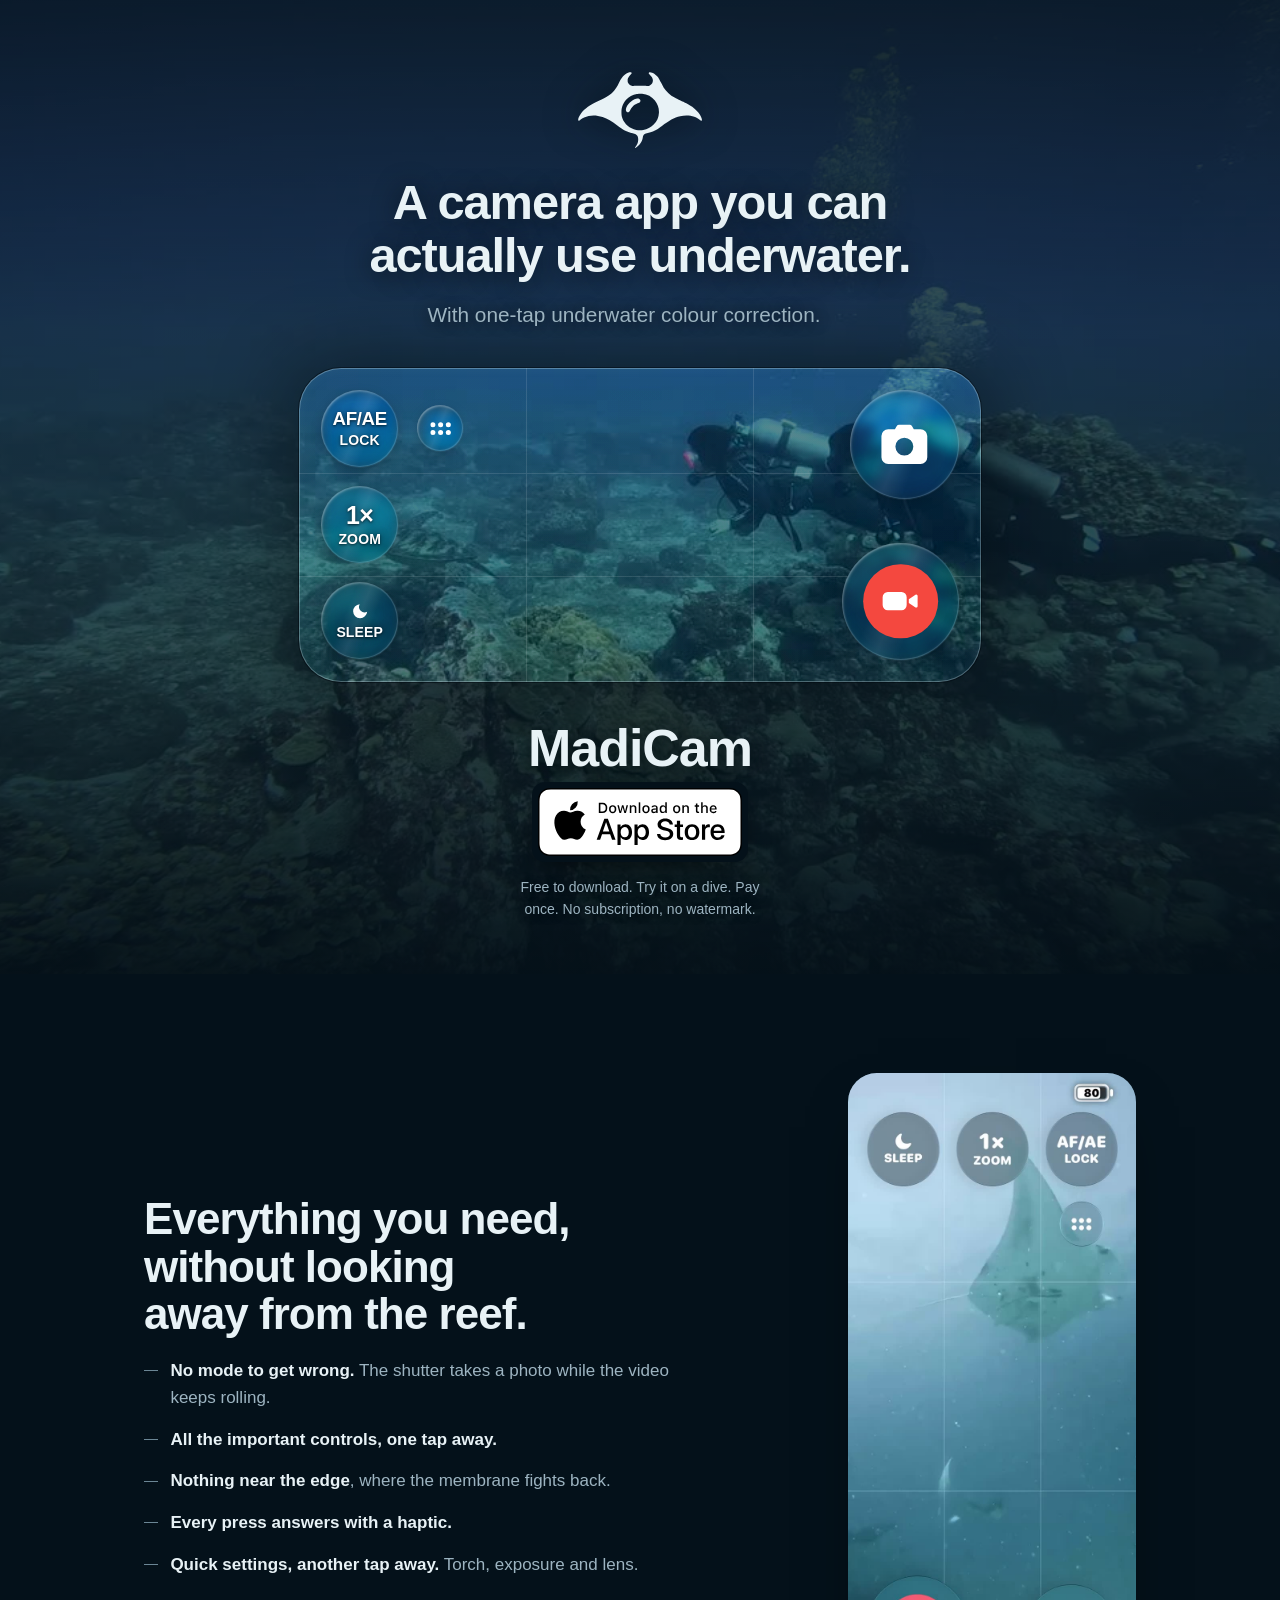
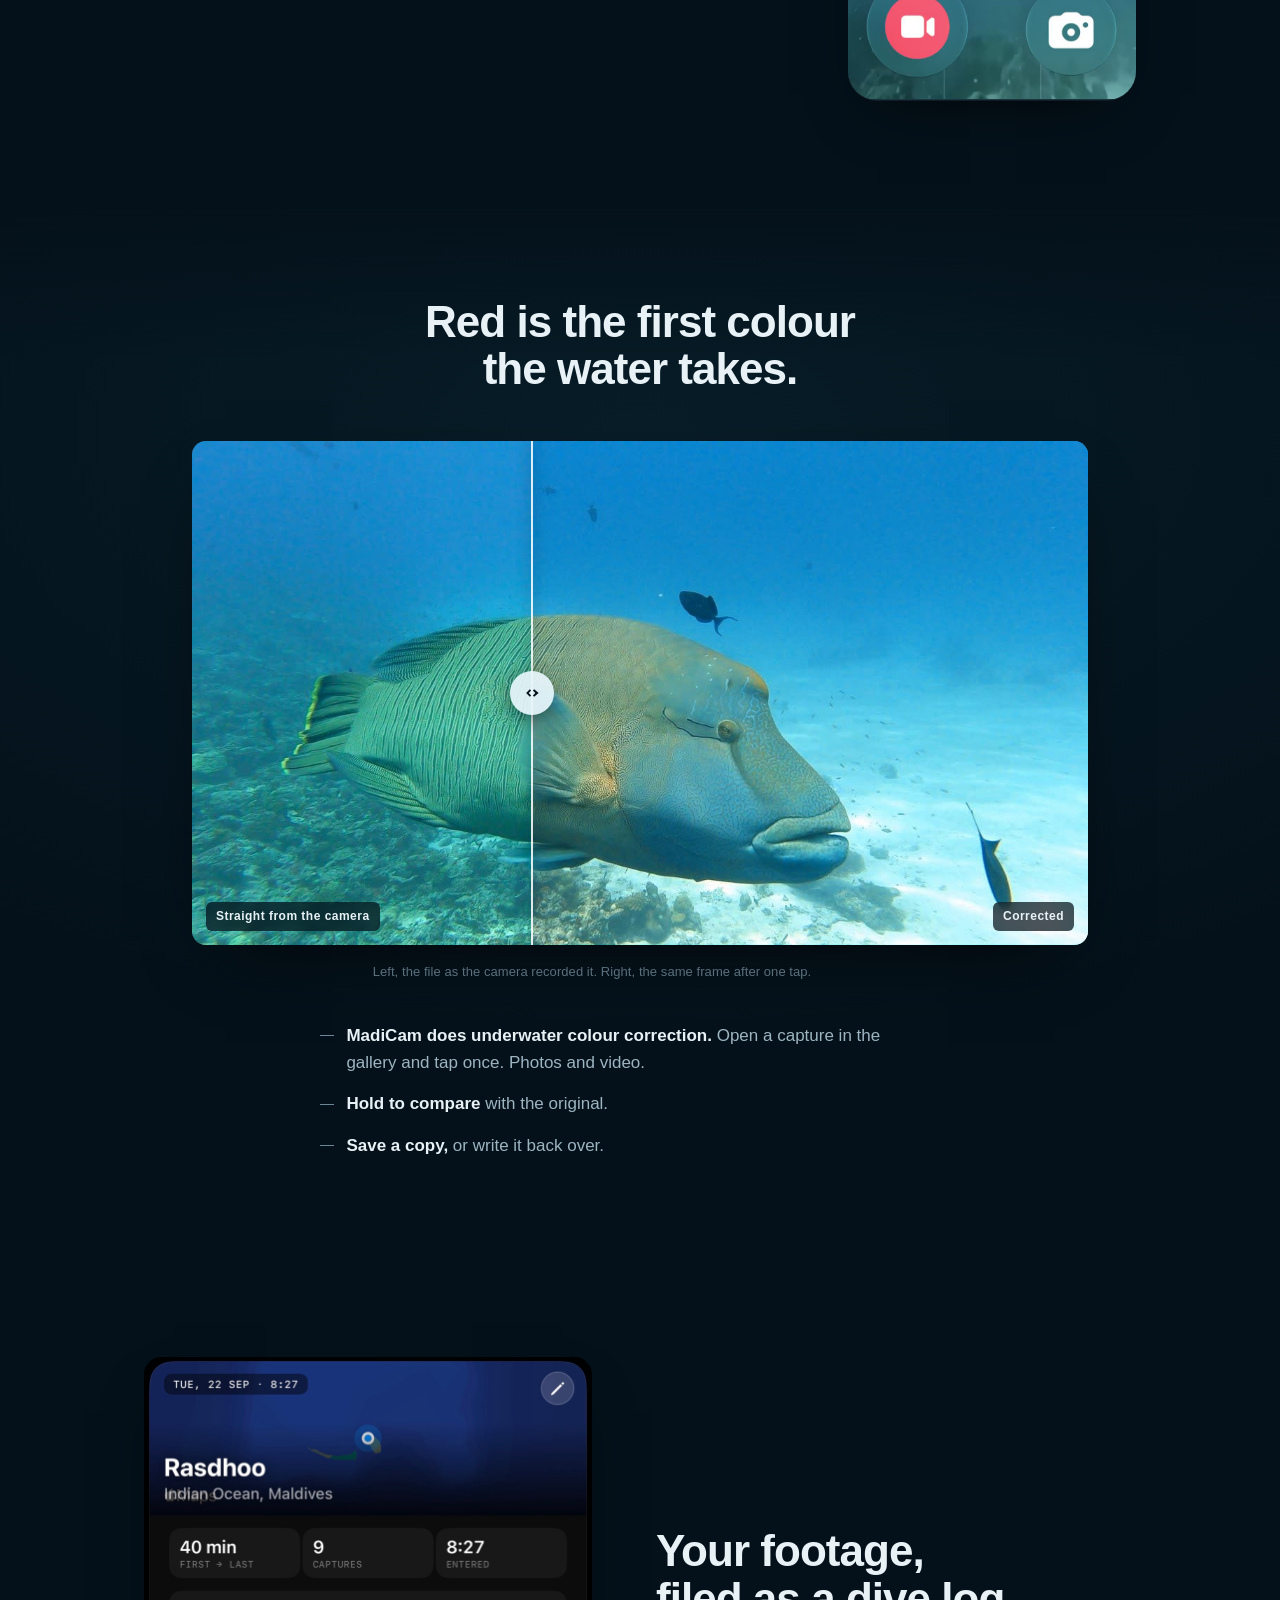
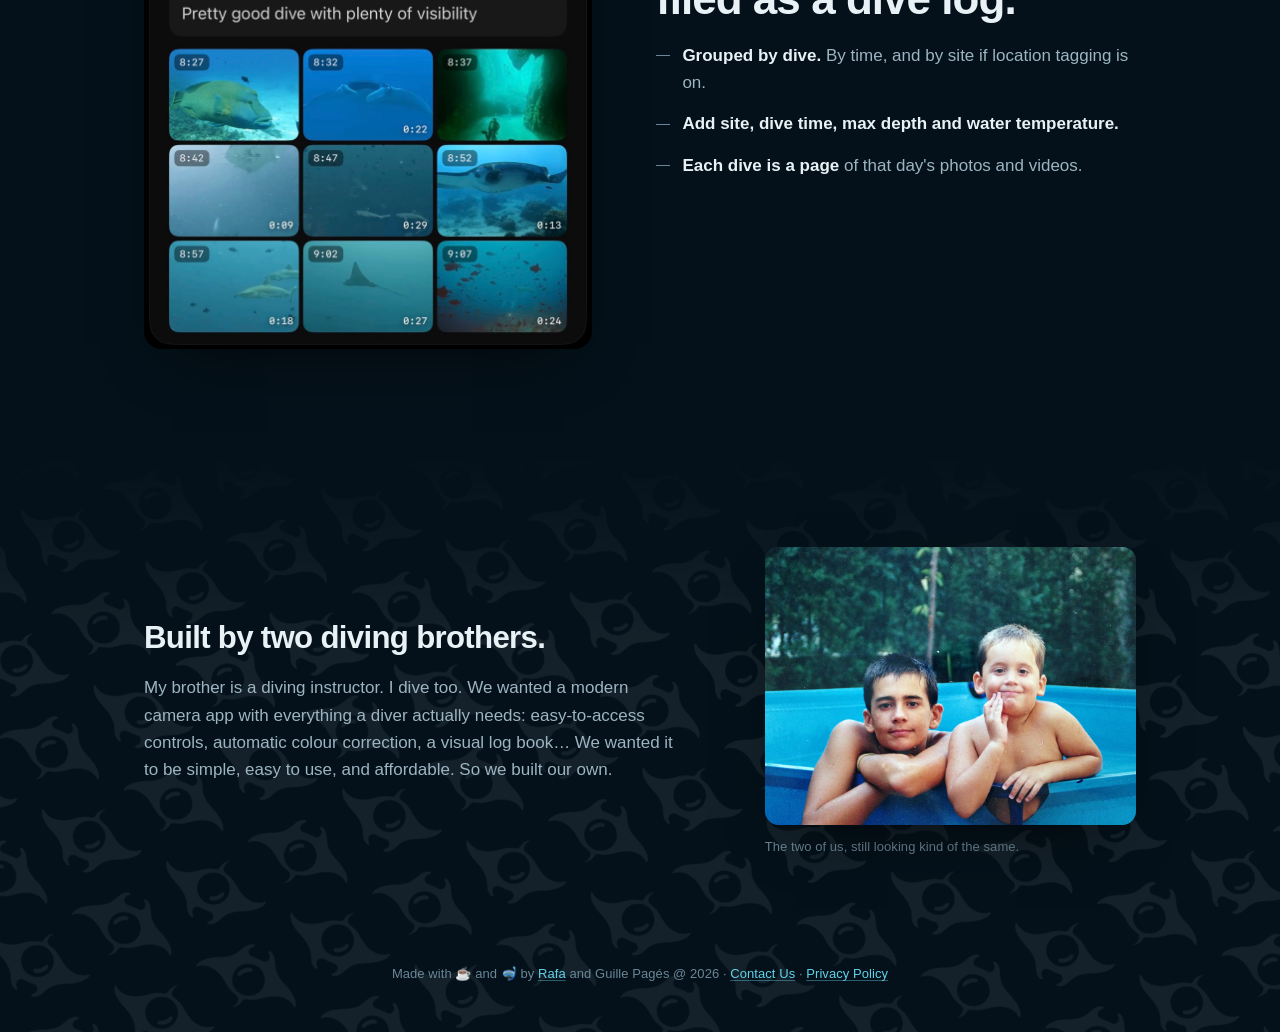
<file: index.html>
<!DOCTYPE html>
<html lang="en">
<head>
<meta charset="utf-8">
<meta name="viewport" content="width=device-width, initial-scale=1">

<title>MadiCam — an underwater camera for iPhone</title>
<meta name="description" content="A camera app you can actually use underwater, with one-tap underwater colour correction. Designed around the DIVEVOLK SeaTouch 4 Max. Free to download, pay once, no subscription.">

<meta name="theme-color" content="#04111a">

<!-- madi.cam is the one address. madicam.github.io redirects to it, and the
     canonical says so to anything that arrived the other way. -->
<link rel="canonical" href="https://madi.cam/">
<link rel="sitemap" type="application/xml" href="/sitemap.xml">
<link rel="alternate" type="text/markdown" title="MadiCam, for language models" href="/llms.txt">

<!-- The small mark in chalk on a deep-water blue plate. The SVG is what every
     current browser takes; the ICO is for the ones that still ask for
     /favicon.ico, and the touch icon is square because iOS rounds it itself.
     Android reads its icons from the manifest instead: the same square plate
     at 192 and 512, and a maskable one with the mark shrunk inside the safe
     circle, because Android crops that one to whatever shape the launcher
     uses. -->
<link rel="icon" href="favicon.svg" type="image/svg+xml">
<link rel="icon" href="favicon.ico" sizes="48x48">
<link rel="apple-touch-icon" href="apple-touch-icon.png">
<link rel="manifest" href="site.webmanifest">

<!-- Safari on iPhone draws this itself, above the page. Open if MadiCam is
     already installed, otherwise the listing. The number is the id in the
     store URL. Other browsers ignore the tag. -->
<meta name="apple-itunes-app" content="app-id=6796099966">

<!-- The image shared into dive forums and groups: the manta mark and the
     headline over a diver and a manta, not the app icon. -->
<!-- Every URL here is absolute: crawlers do not resolve og:image against the
     page, and a relative one simply shows no picture. 1200x630 is the size
     every network crops to without letterboxing. -->
<meta property="og:type" content="website">
<meta property="og:site_name" content="MadiCam">
<meta property="og:locale" content="en_GB">
<meta property="og:url" content="https://madi.cam/">
<meta property="og:title" content="MadiCam — an underwater camera for iPhone">
<meta property="og:description" content="A camera app you can actually use underwater. With one-tap underwater colour correction.">
<meta property="og:image" content="https://madi.cam/assets/img/og.jpg">
<meta property="og:image:type" content="image/jpeg">
<meta property="og:image:width" content="1200">
<meta property="og:image:height" content="630">
<meta property="og:image:alt" content="The MadiCam manta logo over a diver swimming alongside a manta ray, with the line: A camera app you can actually use underwater.">
<meta name="twitter:card" content="summary_large_image">
<meta name="twitter:title" content="MadiCam — an underwater camera for iPhone">
<meta name="twitter:description" content="A camera app you can actually use underwater. With one-tap underwater colour correction.">
<meta name="twitter:image" content="https://madi.cam/assets/img/og.jpg">
<meta name="twitter:image:alt" content="The MadiCam manta logo over a diver swimming alongside a manta ray, with the line: A camera app you can actually use underwater.">

<!-- What search engines and agents read instead of the page. Keep it to what
     the page itself says: the store URL is the live listing, no price until
     one is chosen, and no rating the app has not been given. -->
<script type="application/ld+json">
{
  "@context": "https://schema.org",
  "@graph": [
    {
      "@type": "WebSite",
      "@id": "https://madi.cam/#website",
      "url": "https://madi.cam/",
      "name": "MadiCam",
      "inLanguage": "en",
      "publisher": { "@id": "https://madi.cam/#makers" }
    },
    {
      "@type": "Organization",
      "@id": "https://madi.cam/#makers",
      "name": "MadiCam",
      "url": "https://madi.cam/",
      "logo": "https://madi.cam/apple-touch-icon.png",
      "email": "madicam@rafapages.com",
      "founder": [
        { "@type": "Person", "name": "Rafa Pagés", "url": "https://rafapages.com" },
        { "@type": "Person", "name": "Guille Pagés" }
      ]
    },
    {
      "@type": "MobileApplication",
      "@id": "https://madi.cam/#app",
      "name": "MadiCam",
      "url": "https://madi.cam/",
      "description": "A camera app for iPhone you can actually use underwater, with large controls that work through a housing, one-tap underwater colour correction for photos and video, and a gallery filed as a dive log. Designed around the DIVEVOLK SeaTouch 4 Max.",
      "operatingSystem": "iOS",
      "applicationCategory": "PhotographyApplication",
      "installUrl": "https://apps.apple.com/us/app/madicam-underwater-camera/id6796099966",
      "image": "https://madi.cam/assets/img/og.jpg",
      "screenshot": [
        "https://madi.cam/assets/img/gallery.jpg",
        "https://madi.cam/assets/img/grade-fixed.jpg"
      ],
      "featureList": [
        "Take photos while video keeps recording, with no mode switch",
        "Large controls placed away from the screen edge, for use through an underwater housing",
        "Haptic feedback on every press",
        "One-tap underwater colour correction for photos and video",
        "Hold to compare with the original",
        "Gallery grouped by dive, with site, dive time, max depth and water temperature"
      ],
      "offers": {
        "@type": "Offer",
        "price": "0",
        "priceCurrency": "EUR",
        "description": "Free to download. One-time purchase to unlock. No subscription."
      },
      "author": { "@id": "https://madi.cam/#makers" },
      "publisher": { "@id": "https://madi.cam/#makers" }
    }
  ]
}
</script>

<!-- tokens.css must load first: every
     other sheet consumes its custom properties. -->
<link rel="stylesheet" href="css/tokens.css">
<link rel="stylesheet" href="css/base.css">
<link rel="stylesheet" href="css/hero.css">
<link rel="stylesheet" href="css/sections.css">
</head>
<body>

<!-- ==========================================================================
     Glyphs. Redrawn as original SVG rather than taken from SF Symbols, whose
     licence covers software and marketing for Apple platforms and not a
     website; and not from a third-party icon set either, which reads as fake
     next to the real screenshots.

     They live inline rather than in separate files because Safari's support for
     external <use> references has never been dependable, and because inlining
     them lets every glyph inherit currentColor from the control it sits in.
========================================================================== -->
<svg width="0" height="0" style="position:absolute" aria-hidden="true" focusable="false">
  <defs>
    <!-- RECORD's mark: a camcorder body with its lens block. -->
    <symbol id="g-video" viewBox="0 0 24 24">
      <path d="M4.6 6.5h8.3a3.1 3.1 0 0 1 3.1 3.1v4.8a3.1 3.1 0 0 1-3.1 3.1H4.6a3.1 3.1 0 0 1-3.1-3.1V9.6a3.1 3.1 0 0 1 3.1-3.1Z"/>
      <path d="M17.3 10.9l4.05-2.72a.85.85 0 0 1 1.25.72v6.2a.85.85 0 0 1-1.25.72L17.3 13.1Z"/>
    </symbol>

    <!-- PHOTO. The lens is knocked out rather than drawn, so the water behind
         the glass shows through it. -->
    <symbol id="g-camera" viewBox="0 0 24 24">
      <path fill-rule="evenodd" d="M9.55 3h4.9a1.2 1.2 0 0 1 1.02.57l.86 1.43h3.07A3.1 3.1 0 0 1 22.5 8.1v9.8a3.1 3.1 0 0 1-3.1 3.1H4.6a3.1 3.1 0 0 1-3.1-3.1V8.1A3.1 3.1 0 0 1 4.6 5h3.07l.86-1.43A1.2 1.2 0 0 1 9.55 3Zm2.45 5.9a4.1 4.1 0 1 0 0 8.2 4.1 4.1 0 0 0 0-8.2Z"/>
    </symbol>

    <!-- SLEEP. -->
    <symbol id="g-moon" viewBox="0 0 24 24">
      <path d="M11.4 2.6a9.4 9.4 0 1 0 10 10 7.4 7.4 0 0 1-10-10Z"/>
    </symbol>

    <!-- SETUP. A 2x3 dot grid, drawn on the app's own ratios: a dot is
         0.25 of the size and the pitch is 0.37, both ways. Equal pitch on
         both axes is what makes six dots read as a grid rather than as two
         ellipses that ended up near each other. -->
    <symbol id="g-more" viewBox="0 0 24 24">
      <circle cx="3.12" cy="7.56" r="2.9"/><circle cx="12" cy="7.56" r="2.9"/><circle cx="20.88" cy="7.56" r="2.9"/>
      <circle cx="3.12" cy="16.44" r="2.9"/><circle cx="12" cy="16.44" r="2.9"/><circle cx="20.88" cy="16.44" r="2.9"/>
    </symbol>

    <!-- The before/after grip. Outward chevrons: the only drag affordance on the
         page, and it is deliberately outside the phone frame. -->
    <symbol id="g-split" viewBox="0 0 24 24">
      <path d="M9.4 7.6 5 12l4.4 4.4 1.5-1.5L8 12l2.9-2.9Zm5.2 0-1.5 1.5L16 12l-2.9 2.9 1.5 1.5L20 12Z"/>
    </symbol>

  </defs>
</svg>

<!-- ==========================================================================
     Tier A refraction. An SVG displacement map driven by procedural noise,
     applied through backdrop-filter so it warps the *water behind* the control
     rather than the control itself.

     The displacement scale is 8, not the 20-28 the reference techniques use.
     Those values are tuned against a static photo; over moving water anything
     that high looks seasick. Tune this by eye against real footage, and tune it
     down rather than up.
========================================================================== -->
<svg width="0" height="0" style="position:absolute" aria-hidden="true" focusable="false">
  <filter id="glass-refract" x="-20%" y="-20%" width="140%" height="140%"
          color-interpolation-filters="sRGB">
    <feTurbulence type="fractalNoise" baseFrequency="0.009 0.013"
                  numOctaves="2" seed="7" result="noise"/>
    <!-- Smoothing the noise is what turns grain into refraction. Without it the
         displacement is per-pixel and reads as static. -->
    <feGaussianBlur in="noise" stdDeviation="1.6" result="smooth"/>
    <feDisplacementMap in="SourceGraphic" in2="smooth" scale="8"
                       xChannelSelector="R" yChannelSelector="G"/>
  </filter>
</svg>

<!-- ==========================================================================
     HERO
========================================================================== -->
<header class="hero">

  <div class="hero__footage">
    <!-- muted playsinline loop autoplay, in that order of importance. Without
         playsinline, iOS Safari takes the video fullscreen and the hero is
         destroyed. The audio track is stripped from the file rather than merely
         muted here.

         H.264 only, no WebM. VP9 was encoded and measured and came out *larger*
         than the H.264 at every quality worth shipping (3.67 MB against 3.33 MB
         at CRF 44, and worse above that) — particle-heavy underwater footage is
         the case VP9 does not win. A WebM that is bigger than the MP4 is pure
         cost, because it is the file browsers would fetch first. H.264 is
         supported everywhere this page runs. -->
    <video class="hero__video" poster="assets/img/hero-poster.jpg"
           muted playsinline loop autoplay preload="auto"
           aria-hidden="true" tabindex="-1">
      <source src="assets/video/hero.mp4" type="video/mp4">
    </video>
  </div>

  <div class="hero__wash"></div>

  <div class="wrap hero__inner">

    <div class="hero__copy">
      <!-- Chalk, straight onto the footage with no plate: the lens is knocked
           out, so the water shows through it. -->
      <img class="hero__mark" src="assets/img/madicam-mark.svg" width="980"
           height="604" alt="MadiCam">
      <h1>A camera app you can actually use underwater.</h1>
      <p class="lede">With one-tap underwater colour correction.</p>
    </div>

    <!-- A sibling of the frame rather than part of the copy block, and it sits
         after it at every width. On a phone that costs a scroll, because the
         frame runs past the fold — accepted deliberately, because the
         alternative is a diver reading a price before seeing a single control,
         and the control layer is half of what is being sold. -->
    <div class="hero__cta">
      <!-- The name in words, once, over the badge it is sold under. Set in
           the control layer's rounded face, the way the app sets its own
           text. -->
      <p class="hero__name">MadiCam</p>
      <!-- Apple's official badge, unmodified, served from our own origin — the
           page makes no third-party requests and that is not worth breaking for
           an image. The white badge knocks its lettering out of the lozenge, so
           whatever sits behind shows through the words; over the hero video that
           would be moving water inside the type, which is why this one gets its
           own solid plate. See .appstore in base.css. -->
      <a class="appstore appstore--plated"
         href="https://apps.apple.com/us/app/madicam-underwater-camera/id6796099966"
         target="_blank" rel="noopener noreferrer">
        <img src="assets/img/appstore-badge.svg" width="119.66407" height="40"
             alt="Download on the App Store">
      </a>
      <p class="hero__terms">Free to download. Try it on a dive.
        Pay once. No subscription, no watermark.</p>
    </div>

    <!-- ------------------------------------------------------------------
         The reconstructed control layer.

         The frame sits *over* the video rather than containing it. Portrait on
         a narrow viewport, landscape from 62rem up — the same panel, one
         quarter turn, which is exactly what the app does when the housing
         turns. Every position and diameter comes from tokens.css.

         Decorative in the accessibility tree: everything it says is also said
         in the section copy below it.
    ------------------------------------------------------------------ -->
    <div class="hero__stage">
      <div class="phone" id="phone" data-recording="false" data-locked="false"
           data-thumb="false" data-blink="false" role="img"
           aria-label="The MadiCam capture screen: a glass control layer over dive footage, with LOCK, ZOOM and SLEEP down one side, PHOTO and RECORD on the other, and a small settings control inboard of LOCK.">

        <div class="phone__pane"></div>
        <div class="phone__grid"></div>
        <div class="phone__blink"></div>
        <div class="phone__border"></div>
        <div class="phone__edge"></div>

        <div class="panel" aria-hidden="true">
          <div class="panel__inset">

            <!-- LOCK. Marked AF/AE over the word, not a padlock: a padlock
                 behind a mask could be locking anything, and *what* it locks is
                 the whole reason the button exists. -->
            <div class="ctl ctl--lock" data-ctl="lock" data-locked="false">
              <div class="ctl__glass"></div>
              <div class="ctl__face">
                <span class="ctl__mark">AF/AE</span>
                <span class="ctl__word">LOCK</span>
              </div>
            </div>

            <!-- SETUP. Glyph only, and 60% of a secondary. Its smallness is the
                 message. -->
            <div class="ctl ctl--setup" data-ctl="setup">
              <div class="ctl__glass"></div>
              <div class="ctl__face">
                <svg class="ctl__glyph"><use href="#g-more"></use></svg>
              </div>
            </div>

            <!-- The zoom ladder is the app's default, so the word is ZOOM and
                 the mark is the factor it is currently set to. -->
            <div class="ctl ctl--zoom" data-ctl="zoom">
              <div class="ctl__glass"></div>
              <div class="ctl__face">
                <span class="ctl__mark">1&times;</span>
                <span class="ctl__word">ZOOM</span>
              </div>
            </div>

            <div class="ctl ctl--sleep" data-ctl="sleep">
              <div class="ctl__glass"></div>
              <div class="ctl__face">
                <svg class="ctl__glyph"><use href="#g-moon"></use></svg>
                <span class="ctl__word">SLEEP</span>
              </div>
            </div>

            <!-- The two capture controls carry a glyph alone. -->
            <div class="ctl ctl--photo" data-ctl="photo" data-pulsing="false">
              <div class="ctl__glass"></div>
              <div class="ctl__face">
                <svg class="ctl__glyph"><use href="#g-camera"></use></svg>
              </div>
            </div>

            <div class="ctl ctl--record" data-ctl="record">
              <div class="ctl__glass"></div>
              <div class="record__shape">
                <svg class="ctl__glyph"><use href="#g-video"></use></svg>
              </div>
            </div>

            <!-- Confirmation, not review. The frame itself comes in as a CSS
                 background — see .thumb in hero.css. -->
            <div class="thumb"></div>

            <!-- Centred on the panel's lower edge, in the gap between SLEEP and
                 RECORD. Empty unless something is true right now. -->
            <div class="strip">
              <div class="strip__lock"></div>
              <div class="strip__timer" id="timer">00:00</div>
            </div>

          </div>
        </div>
      </div>
    </div>

  </div>
</header>

<main>

<!-- ==========================================================================
     1 — CONTROLS.

     One recording, not three. A single pass over the whole control layer shows
     the mode-less shutter, the size of the buttons and the panel opening over a
     live preview in one take, and a visitor understands it faster than three
     cropped clips that each prove a third of it.
========================================================================== -->
<section class="section" id="controls">
  <div class="wrap">
    <div class="split">

      <div class="split__copy">
        <h2>Everything you need, without looking away from the reef.</h2>

        <ul class="points">
          <li><strong>No mode to get wrong.</strong> The shutter takes a photo
            while the video keeps rolling.</li>

          <li><strong>All the important controls, one tap away.</strong></li>

          <li><strong>Nothing near the edge</strong>, where the membrane fights
            back.</li>

          <li><strong>Every press answers with a haptic.</strong></li>

          <li><strong>Quick settings, another tap away.</strong> Torch, exposure
            and lens.</li>
        </ul>
      </div>

      <!-- The one visual in this section, and the only one that has to carry
           three arguments at once. Portrait at the device's own aspect, so it
           reads as a phone held the way a diver holds one, and so it stands
           beside the list rather than under it. -->
      <div class="split__media">
        <div class="slab slab--phone slab--screen">
          <video muted playsinline loop preload="none"
                 poster="assets/img/controls-poster.jpg" data-observe>
            <source src="assets/video/controls.mp4" type="video/mp4">
          </video>
        </div>
      </div>

    </div>
  </div>
</section>

<!-- ==========================================================================
     2 — COLOUR. The one full-bleed break on the page.

     Headline, then the image, then three points: the before/after explains the
     problem faster than a sentence about it can.
========================================================================== -->
<section class="section section--bleed" id="colour">
  <div class="wrap">
    <div class="section__head">
      <h2>Red is the first colour the water takes.</h2>
    </div>

    <!-- One real capture: the file as it came out of the water
         and the same file after one tap. Same frame, same crop, and both
         encoded at the same quality so the only difference between the two
         halves is the correction. Not a shot that was already good. -->
    <div class="compare" id="compare" style="--split:38%">
      <div class="compare__layer compare__layer--before">
        <img src="assets/img/grade-raw.jpg" width="1280" height="720"
             alt="A Napoleon wrasse over a reef, shot underwater without
             correction: the whole frame is a flat blue-green and the fish and
             the sand behind it read as grey.">
      </div>
      <div class="compare__layer compare__layer--after">
        <img src="assets/img/grade-fixed.jpg" width="1280" height="720"
             alt="The same frame after MadiCam's correction: the green cast is
             gone, the sand is white again and the water has gone from
             grey-green to blue.">
      </div>

      <span class="compare__tag compare__tag--before">Straight from the camera</span>
      <span class="compare__tag compare__tag--after">Corrected</span>

      <button class="compare__handle" id="compare-handle" type="button"
              role="slider" aria-label="Reveal the corrected frame"
              aria-valuemin="0" aria-valuemax="100" aria-valuenow="38"
              aria-valuetext="38% corrected" aria-controls="compare">
        <span class="compare__grip">
          <svg aria-hidden="true"><use href="#g-split"></use></svg>
        </span>
      </button>
    </div>

    <div class="section__body compare__hint">
      <p class="fine">Left, the file as the camera recorded it. Right, the same
        frame after one tap.</p>
    </div>

    <div class="section__body" style="margin-top:2.5rem">
      <ul class="points">
        <li><strong>MadiCam does underwater colour correction.</strong> Open a
          capture in the gallery and tap once. Photos and video.</li>

        <li><strong>Hold to compare</strong> with the original.</li>

        <li><strong>Save a copy,</strong> or write it back over.</li>
      </ul>
    </div>
  </div>
</section>

<!-- ==========================================================================
     3 — THE LOG.
========================================================================== -->
<section class="section" id="log">
  <div class="wrap">
    <div class="split split--log">

      <div class="split__copy">
        <h2>Your footage, filed as a dive log.</h2>

        <ul class="points">
          <li><strong>Grouped by dive.</strong> By time, and by site if location
            tagging is on.</li>

          <li><strong>Add site, dive time, max depth and water temperature.</strong></li>

          <li><strong>Each dive is a page</strong> of that day's photos and videos.</li>
        </ul>
      </div>

      <div class="split__media">
        <!-- A still of one dive's page rather than a recording. The capture
             is already a rounded card on black, so it goes in bare and clipped
             to its own corners rather than inside a slab. -->
        <img class="gallery-shot" src="assets/img/gallery.jpg" width="900"
             height="1189" loading="lazy"
             alt="A dive in the MadiCam gallery: Rasdhoo, Indian Ocean, Maldives.
             40 minutes first to last, 9 captures, entered at 8:27, a note that
             reads 'Pretty good dive with plenty of visibility', and a grid of
             the dive's photos and clips with their times.">
      </div>

    </div>
  </div>
</section>

</main>

<!-- Makers and the footer share one manta field so the lattice is continuous.
     The pattern fades in from the log rather than starting as a hard edge. -->
<div class="lower manta-field manta-field--band">

<!-- ==========================================================================
     4 — WHY. The shortest block on the page, and the only one not in
     product voice. No figure frame around the photo: the slab is this page's
     frame for *screens*, and a snapshot of two people on a boat is not one.
========================================================================== -->
<section class="section section--maker" id="makers">
  <div class="wrap">
    <!-- Same primitive as sections 1 and 3, one size wider and with a landscape
         photo instead of a phone screen. -->
    <div class="split split--maker">
      <div class="split__copy">
        <h2>Built by two diving brothers.</h2>
        <p>My brother is a diving instructor. I dive too. We wanted a
          modern camera app with everything a diver actually needs:
          easy-to-access controls, automatic colour correction, a visual
          log book&hellip; We wanted it to be simple, easy to use, and
          affordable. So we built our own.</p>
      </div>

      <figure class="split__media maker">
        <div class="maker__portrait">
          <img src="assets/img/makers.jpg" width="1024" height="768"
               alt="The two brothers who made MadiCam, as kids, in a swimming pool.">
        </div>
        <figcaption class="maker__caption">The two of us, still looking kind of the same.</figcaption>
      </figure>
    </div>
  </div>
</section>

<!-- ==========================================================================
     FOOTER. One credit line. Price and the App Store badge already live in
     the hero; this is just who made it, and how to reach them.
========================================================================== -->
<footer class="footer">
  <p class="fine footer__credit">
    Made with ☕️ and 🤿 by
    <a href="https://rafapages.com" target="_blank" rel="noopener noreferrer">Rafa</a>
    and Guille&nbsp;Pagés @ 2026
    · <a href="mailto:madicam@rafapages.com">Contact Us</a>
    · <a href="privacy/">Privacy Policy</a>
  </p>
</footer>
</div>

<script src="js/hero.js" defer></script>
<script src="js/compare.js" defer></script>
<script src="js/media.js" defer></script>
</body>
</html>
</file>
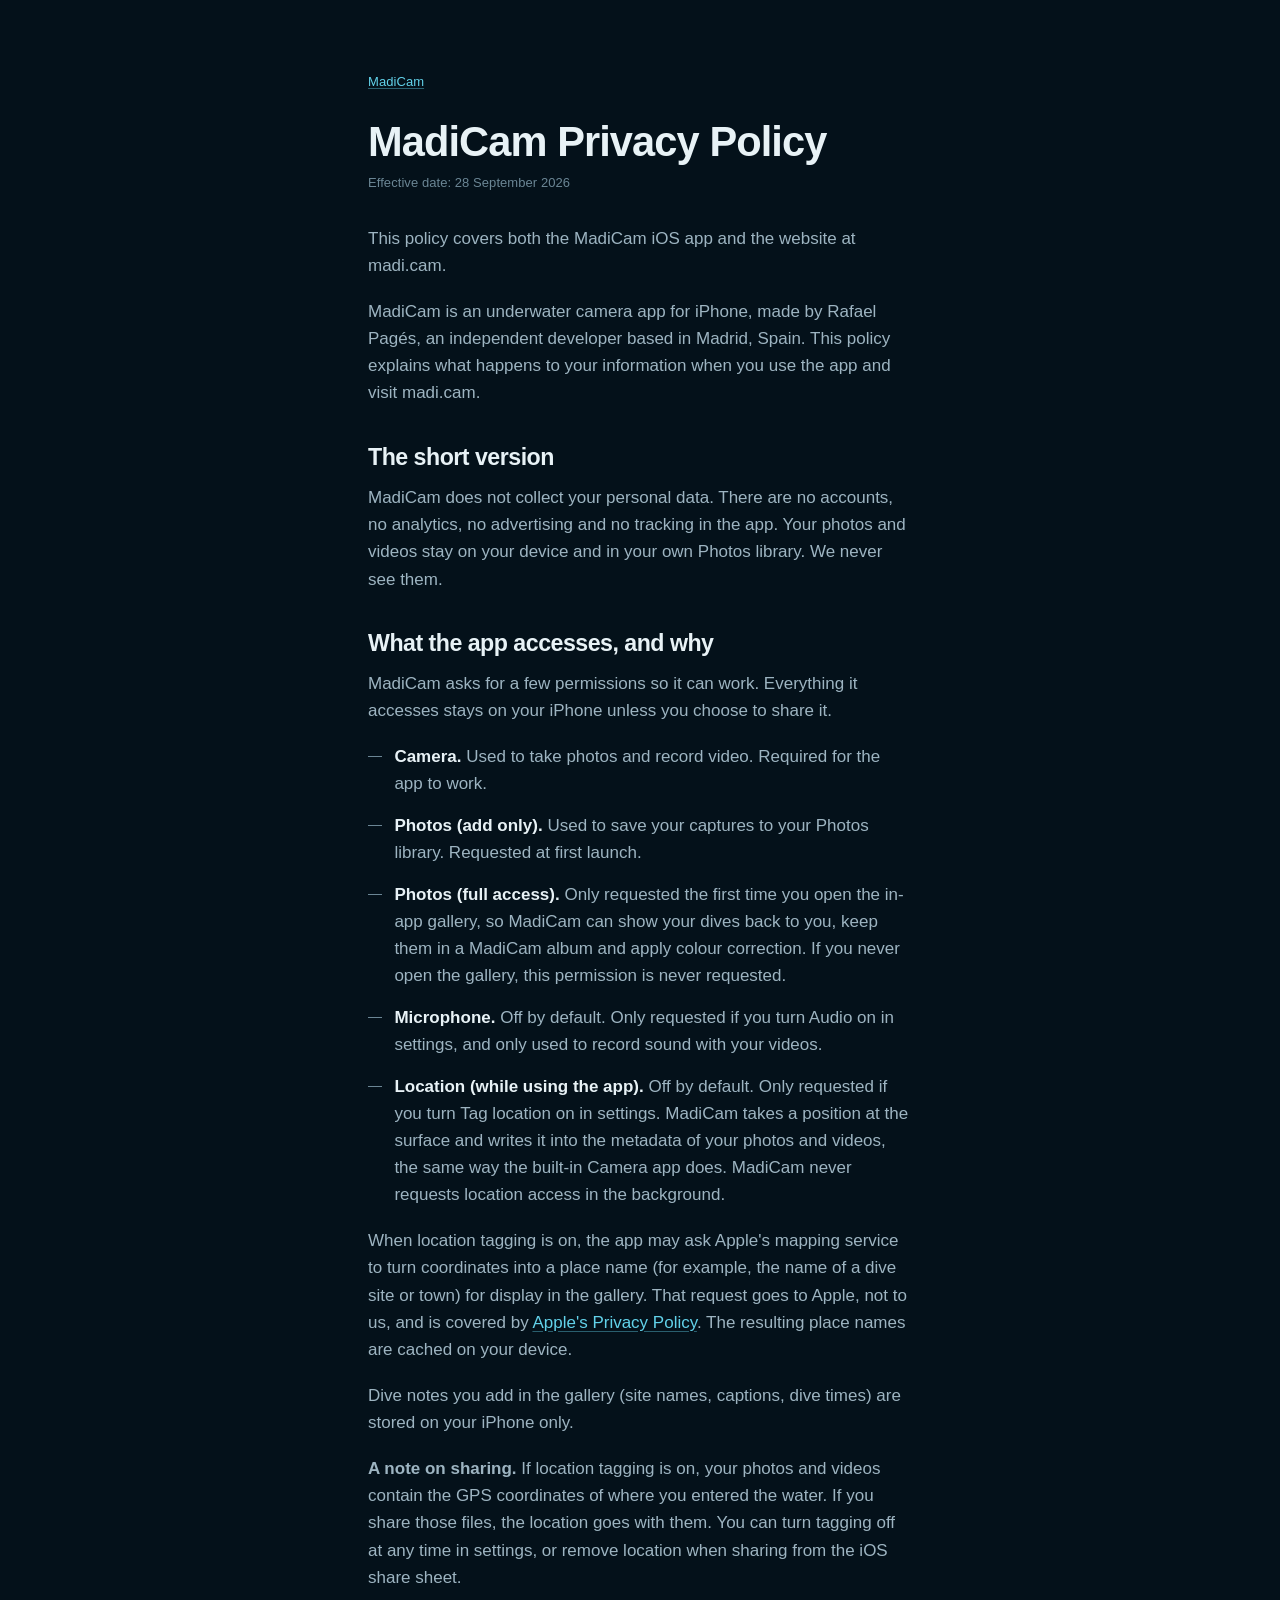
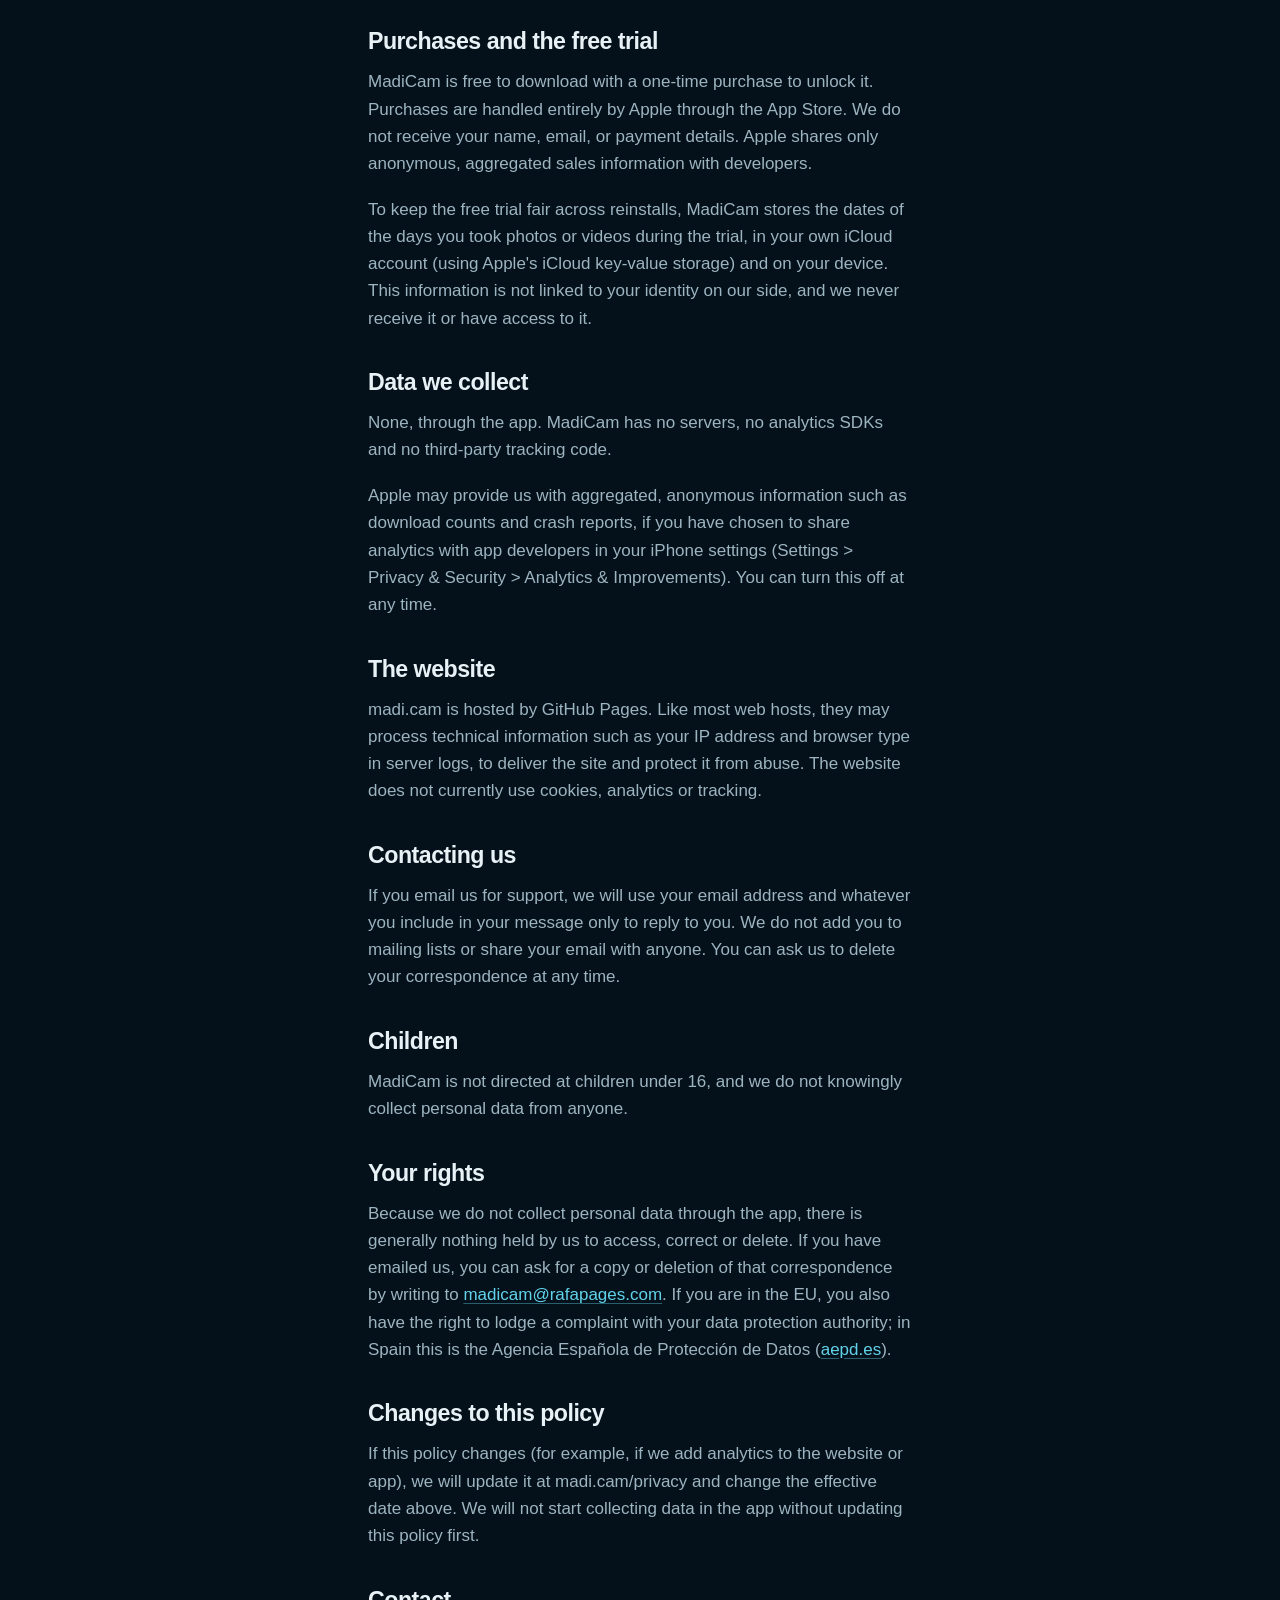
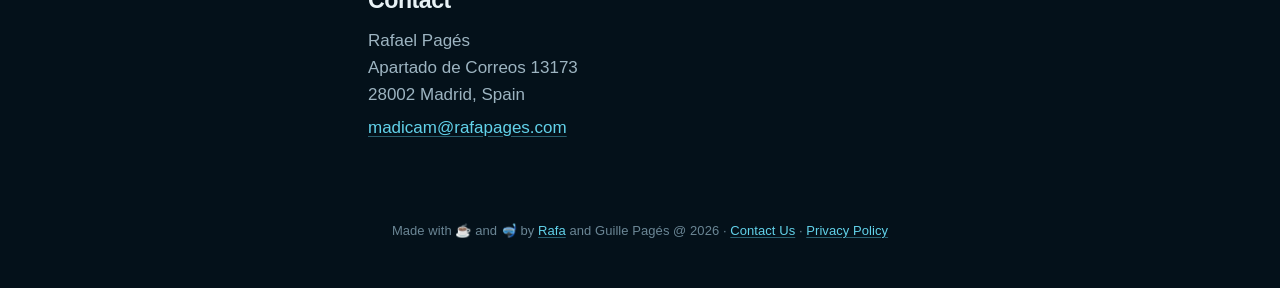
<file: privacy/index.html>
<!DOCTYPE html>
<html lang="en">
<head>
<meta charset="utf-8">
<meta name="viewport" content="width=device-width, initial-scale=1">

<title>Privacy Policy — MadiCam</title>
<meta name="description" content="MadiCam does not collect your personal data. No accounts, no analytics, no advertising and no tracking. Your photos and videos stay on your device.">

<meta name="theme-color" content="#04111a">

<link rel="canonical" href="https://madi.cam/privacy/">

<meta property="og:type" content="website">
<meta property="og:site_name" content="MadiCam">
<meta property="og:locale" content="en_GB">
<meta property="og:url" content="https://madi.cam/privacy/">
<meta property="og:title" content="MadiCam Privacy Policy">
<meta property="og:description" content="No accounts, no analytics, no advertising and no tracking. Your photos and videos stay on your device.">
<meta property="og:image" content="https://madi.cam/assets/img/og.jpg">
<meta property="og:image:width" content="1200">
<meta property="og:image:height" content="630">
<meta name="twitter:card" content="summary_large_image">

<link rel="icon" href="../favicon.svg" type="image/svg+xml">
<link rel="icon" href="../favicon.ico" sizes="48x48">
<link rel="apple-touch-icon" href="../apple-touch-icon.png">
<link rel="manifest" href="../site.webmanifest">

<link rel="stylesheet" href="../css/tokens.css">
<link rel="stylesheet" href="../css/base.css">
<link rel="stylesheet" href="../css/privacy.css">
</head>
<body>

<article class="policy">

  <p class="fine policy__home"><a href="../">MadiCam</a></p>

  <h1>MadiCam Privacy Policy</h1>
  <p class="fine policy__date">Effective date: 28 September 2026</p>

  <p>This policy covers both the MadiCam iOS app and the website at madi.cam.</p>

  <p>MadiCam is an underwater camera app for iPhone, made by Rafael Pagés, an
    independent developer based in Madrid, Spain. This policy explains what
    happens to your information when you use the app and visit madi.cam.</p>

  <h2>The short version</h2>

  <p>MadiCam does not collect your personal data. There are no accounts, no
    analytics, no advertising and no tracking in the app. Your photos and
    videos stay on your device and in your own Photos library. We never see
    them.</p>

  <h2>What the app accesses, and why</h2>

  <p>MadiCam asks for a few permissions so it can work. Everything it accesses
    stays on your iPhone unless you choose to share it.</p>

  <ul class="points">
    <li><strong>Camera.</strong> Used to take photos and record video. Required
      for the app to work.</li>

    <li><strong>Photos (add only).</strong> Used to save your captures to your
      Photos library. Requested at first launch.</li>

    <li><strong>Photos (full access).</strong> Only requested the first time you
      open the in-app gallery, so MadiCam can show your dives back to you, keep
      them in a MadiCam album and apply colour correction. If you never open
      the gallery, this permission is never requested.</li>

    <li><strong>Microphone.</strong> Off by default. Only requested if you turn
      Audio on in settings, and only used to record sound with your videos.</li>

    <li><strong>Location (while using the app).</strong> Off by default. Only
      requested if you turn Tag location on in settings. MadiCam takes a
      position at the surface and writes it into the metadata of your photos
      and videos, the same way the built-in Camera app does. MadiCam never
      requests location access in the background.</li>
  </ul>

  <p>When location tagging is on, the app may ask Apple's mapping service to
    turn coordinates into a place name (for example, the name of a dive site or
    town) for display in the gallery. That request goes to Apple, not to us,
    and is covered by <a href="https://www.apple.com/legal/privacy/">Apple's
    Privacy Policy</a>. The resulting place names are cached on your device.</p>

  <p>Dive notes you add in the gallery (site names, captions, dive times) are
    stored on your iPhone only.</p>

  <p><strong>A note on sharing.</strong> If location tagging is on, your photos
    and videos contain the GPS coordinates of where you entered the water. If
    you share those files, the location goes with them. You can turn tagging
    off at any time in settings, or remove location when sharing from the iOS
    share sheet.</p>

  <h2>Purchases and the free trial</h2>

  <p>MadiCam is free to download with a one-time purchase to unlock it.
    Purchases are handled entirely by Apple through the App Store. We do not
    receive your name, email, or payment details. Apple shares only anonymous,
    aggregated sales information with developers.</p>

  <p>To keep the free trial fair across reinstalls, MadiCam stores the dates of
    the days you took photos or videos during the trial, in your own iCloud
    account (using Apple's iCloud key-value storage) and on your device. This
    information is not linked to your identity on our side, and we never
    receive it or have access to it.</p>

  <h2>Data we collect</h2>

  <p>None, through the app. MadiCam has no servers, no analytics SDKs and no
    third-party tracking code.</p>

  <p>Apple may provide us with aggregated, anonymous information such as
    download counts and crash reports, if you have chosen to share analytics
    with app developers in your iPhone settings (Settings &gt; Privacy &amp;
    Security &gt; Analytics &amp; Improvements). You can turn this off at any
    time.</p>

  <h2>The website</h2>

  <p>madi.cam is hosted by GitHub Pages. Like most web hosts, they may process
    technical information such as your IP address and browser type in server
    logs, to deliver the site and protect it from abuse. The website does not
    currently use cookies, analytics or tracking.</p>

  <h2>Contacting us</h2>

  <p>If you email us for support, we will use your email address and whatever
    you include in your message only to reply to you. We do not add you to
    mailing lists or share your email with anyone. You can ask us to delete
    your correspondence at any time.</p>

  <h2>Children</h2>

  <p>MadiCam is not directed at children under 16, and we do not knowingly
    collect personal data from anyone.</p>

  <h2>Your rights</h2>

  <p>Because we do not collect personal data through the app, there is generally
    nothing held by us to access, correct or delete. If you have emailed us,
    you can ask for a copy or deletion of that correspondence by writing to
    <a href="mailto:madicam@rafapages.com">madicam@rafapages.com</a>. If you are
    in the EU, you also have the right to lodge a complaint with your data
    protection authority; in Spain this is the Agencia Española de Protección
    de Datos (<a href="https://www.aepd.es">aepd.es</a>).</p>

  <h2>Changes to this policy</h2>

  <p>If this policy changes (for example, if we add analytics to the website or
    app), we will update it at madi.cam/privacy and change the effective date
    above. We will not start collecting data in the app without updating this
    policy first.</p>

  <h2>Contact</h2>

  <address>
    Rafael Pagés<br>
    Apartado de Correos 13173<br>
    28002 Madrid, Spain<br>
    <a href="mailto:madicam@rafapages.com">madicam@rafapages.com</a>
  </address>

</article>

<footer class="footer">
  <p class="fine footer__credit">
    Made with ☕️ and 🤿 by
    <a href="https://rafapages.com" target="_blank" rel="noopener noreferrer">Rafa</a>
    and Guille&nbsp;Pagés @ 2026
    · <a href="mailto:madicam@rafapages.com">Contact Us</a>
    · <a href="./" aria-current="page">Privacy Policy</a>
  </p>
</footer>

</body>
</html>
</file>
<file: css/tokens.css>
/* The app's control metrics. Keep these in step with the app whenever its
 * controls change: the hero must match what ships.
 *
 * Lengths are unitless, in the app's own points: multiply by --u, which is
 * pixels per point for the frame at its current size. Durations are seconds.
 */

:root {
  /* Control sizes */
  --record-diameter:    150;  /* pt */
  --photo-diameter:     140;  /* pt */
  --secondary-diameter: 110;  /* pt */
  --settings-scale:     0.6;
  --edge-inset:         28;  /* pt */
  --dead-zone:          24;  /* pt */

  /* Typography */
  --timer-size:       44;  /* pt */
  --label-size:       18;  /* pt */
  --lens-size:        32;  /* pt */
  --lock-size:        24;  /* pt */
  --mark-symbol-size: 23;  /* pt */
  --mark-gap:         6;  /* pt */

  /* Recording border */
  --border-depth:      12;  /* pt */
  --border-core:       4;  /* pt */
  --border-min-radius: 12;  /* pt */

  /* Feedback timing */
  --shutter-blink:  0.1s;
  --button-pulse:   0.15s;
  --record-morph:   0.15s;
  --thumbnail-hold: 1.5s;
  --glyph-turn:     0.2s;
  --minimum-press:  0.08s;

  /* Sleep mode */
  --sleep-opacity: 0.4;

  /* Derived by the same rule the app applies at runtime: the nominal
   * sizes are maxima and the dead zone is a floor, so the left column
   * shrinks its three circles until they are guaranteed to clear each
   * other. --panel-short is the only number the page chooses for itself;
   * everything below follows from it exactly as it does on device. */
  --panel-short: 402;   /* iPhone 16 Pro width, the panel's short axis */
  --panel-long:  874;   /* and its length */

  --column: calc(var(--panel-short) - 2 * var(--edge-inset));
  --secondary: min(
    var(--secondary-diameter),
    calc((var(--column) - 2 * var(--dead-zone)) / 3)
  );
  --capture-scale: min(
    1,
    calc((var(--column) - var(--dead-zone))
       / (var(--photo-diameter) + var(--record-diameter)))
  );
  --photo:  calc(var(--photo-diameter) * var(--capture-scale));
  --record: calc(var(--record-diameter) * var(--capture-scale));
  --settings: calc(var(--secondary) * var(--settings-scale));

  /* SETUP sits inboard of LOCK by a full dead zone, and down by half the
   * difference in diameters so the two share a row. */
  --settings-inboard: calc(var(--secondary) + var(--dead-zone));
  --settings-drop: calc((var(--secondary) - var(--settings)) / 2);
}
</file>
<file: css/base.css>
/* base.css — the page's own type, colour and layout primitives.
 *
 * Read on a sofa, not through a mask. The control layer inside the phone frame
 * is huge, blunt and high contrast because it has to be; everything out here is
 * a normal, quiet, well-set page, and the distance between the two is part of
 * what sells the app. Nothing in this file shouts.
 */

/* ------------------------------------------------------------------ palette */

:root {
  /* Cold and dim, because the product is used in cold, dim water. The ramp is
   * deliberately narrow — five steps of near-black to slate, so nothing on the
   * page competes with the footage or the red border. */
  --abyss:  #04111a;
  --deep:   #071c27;
  --slate:  #0c2734;
  --rule:   #17394a;
  --rule-soft: #102b39;

  --chalk:  #e8f2f6;   /* headings */
  --haze:   #9db4c1;   /* body */
  --dim:    #6b8695;   /* captions, requirements, small print */

  /* Spent, never decorative — the same discipline the app keeps. */
  --cyan:   #62d2ea;   /* one accent, for links and focus only */
  --amber:  #ffb827;   /* the app's amber, rgb(255,184,38): locked and warnings */
  --red:    #ff3b30;   /* recording, and nothing else */

  --measure: 34rem;    /* the text column */
  --gutter: clamp(1.25rem, 5vw, 3rem);

  --ease: cubic-bezier(.22, .61, .36, 1);

  color-scheme: dark;
}

/* --------------------------------------------------------------- foundation */

*, *::before, *::after { box-sizing: border-box; }

html {
  -webkit-text-size-adjust: 100%;
  scroll-behavior: smooth;
}

@media (prefers-reduced-motion: reduce) {
  html { scroll-behavior: auto; }
}

body {
  margin: 0;
  background: var(--abyss);
  color: var(--haze);
  /* -apple-system resolves to the OS font on Apple devices, which is entirely
   * legitimate; Inter is the licensed fallback for everyone else. SF Pro is
   * never self-hosted: its licence does not cover the web. */
  font-family: -apple-system, BlinkMacSystemFont, "Inter", "Segoe UI", Roboto,
               Helvetica, Arial, sans-serif;
  font-size: clamp(1rem, .96rem + .2vw, 1.0625rem);
  line-height: 1.6;
  font-weight: 400;
  -webkit-font-smoothing: antialiased;
  text-rendering: optimizeLegibility;
  overflow-x: hidden;
}

img, svg, video { display: block; max-width: 100%; }

/* ---------------------------------------------------------------- type ramp */

h1, h2, h3 {
  color: var(--chalk);
  font-weight: 800;
  line-height: 1.08;
  letter-spacing: -.022em;
  margin: 0;
  /* Sentence case throughout, no all-caps eyebrows. Set as a rule rather than
   * left to the copy, so a later edit can't quietly break it. */
  text-wrap: balance;
}

h1 { font-size: clamp(2.1rem, 1.4rem + 3.4vw, 3.9rem); }
h2 { font-size: clamp(1.75rem, 1.25rem + 2.2vw, 2.75rem); }
h3 { font-size: clamp(1.1rem, 1rem + .5vw, 1.3rem); letter-spacing: -.012em; }

p { margin: 0 0 1.1em; max-width: var(--measure); }
p:last-child { margin-bottom: 0; }

a {
  color: var(--cyan);
  text-decoration-color: color-mix(in srgb, var(--cyan) 40%, transparent);
  text-underline-offset: .18em;
}

a:hover { text-decoration-color: currentColor; }

/* One visible focus treatment for the whole page. Both App Store buttons and
 * the before/after handle depend on it. */
:focus-visible {
  outline: 2px solid var(--cyan);
  outline-offset: 3px;
  border-radius: 4px;
}

/* ------------------------------------------------------------------- layout */

.wrap {
  width: 100%;
  max-width: 68rem;
  margin-inline: auto;
  padding-inline: var(--gutter);
}

.lede {
  font-size: clamp(1.05rem, 1rem + .5vw, 1.3rem);
  line-height: 1.5;
  color: var(--haze);
  max-width: 38rem;
}

/* Small technical print — requirements, the reliability line, captions. Reads
 * as instrument labelling rather than as legal boilerplate. */
.fine {
  font-size: .8125rem;
  line-height: 1.5;
  color: var(--dim);
  letter-spacing: .005em;
}

.sr-only {
  position: absolute;
  width: 1px; height: 1px;
  padding: 0; margin: -1px;
  overflow: hidden;
  clip-path: inset(50%);
  white-space: nowrap;
  border: 0;
}

/* ---------------------------------------------------- the App Store call out */

/* Apple's official badge, `assets/img/appstore-badge.svg`, used unmodified.
 *
 * Apple's guidelines say the badge may not be recreated, redrawn or restyled, so
 * there is nothing here that paints a button. This rule sizes the link, gives
 * it a tap target and holds the clear space; everything visible is Apple's file.
 *
 * The badge is 119.664 x 40 at its official minimum. It is rendered at exactly
 * 40px tall — the minimum, not a scaled-up version — and the extra height is
 * padding, so the tap target clears 44px without enlarging the artwork. */
.appstore {
  display: inline-flex;
  align-items: center;
  /* Apple asks for clear space around the badge on all sides. */
  padding: 4px;
  border-radius: 9px;
  text-decoration: none;
  transition: transform .18s var(--ease);
}

.appstore img {
  height: 40px;
  width: auto;
  display: block;
}

.appstore:hover { transform: translateY(-1px); }
.appstore:active { transform: translateY(0); }

/* The page-wide :focus-visible sets border-radius: 4px, which on the plated
 * badge would visibly square its corners the moment it takes focus. */
.appstore:focus-visible { border-radius: 9px; }

/* The white badge knocks its lettering out of the lozenge, so the words take the
 * colour of whatever is behind them. On a solid background that is the point. In
 * the hero the badge floats over playing video, and moving water inside the
 * letterforms is exactly the failure the glass work elsewhere is careful to
 * avoid — so there, and only there, it sits on its own opaque plate. The plate
 * is --abyss, the page's own darkest ground, which is what the lettering then
 * picks up. */
.appstore--plated {
  background: var(--abyss);
  box-shadow: 0 10px 30px -12px rgba(0, 0, 0, .75);
}

/* A placeholder is never allowed to look finished. This hairline is the tell,
 * and it goes away with the real asset. */
[data-asset] { position: relative; }

[data-asset]::after {
  content: "";
  position: absolute;
  inset: 0;
  border: 1px dashed color-mix(in srgb, var(--amber) 45%, transparent);
  border-radius: inherit;
  pointer-events: none;
}

html[data-assets="ready"] [data-asset]::after { display: none; }
</file>
<file: css/hero.css>
/* hero.css — the reconstructed control layer, its glass, and the 15s loop.
 *
 * The premise of the app is a glass control layer over living water, so the
 * hero is literally one rather than a picture of one. The video is not inside
 * the phone; the phone is a window onto it.
 *
 * Every length here is `<points> * var(--u)`, where the points come from
 * tokens.css and --u is pixels per point for
 * the frame at its current size. No raw numbers of the app's own live in this
 * file, so the two cannot drift apart.
 */

/* ================================================================= the stage */

.hero {
  position: relative;
  overflow: hidden;
  isolation: isolate;
  background: var(--abyss);
}

/* SF Rounded, which is what the app's control layer is set in — see .ctl__word
 * for why this counts as the system font rather than a second typeface. Declared
 * once here because three places need it: the control words, the text marks, and
 * the timer. */
:root {
  --font-round:
    ui-rounded, "SF Pro Rounded", "Hiragino Maru Gothic ProN", "Varela Round",
    -apple-system, BlinkMacSystemFont, "Segoe UI", sans-serif;
}

.hero__inner {
  position: relative;
  z-index: 2;
  display: grid;
  gap: clamp(2rem, 5vw, 3.5rem);
  align-items: center;
  /* Tight on a phone, generous on a desktop. On a narrow viewport the frame is
   * 874 points tall and the copy above it is another 250 or so, which will not
   * both fit a phone screen at a size where the control words stay readable —
   * so the frame is deliberately cropped by the fold and the capture controls
   * are what scrolling reveals. Every point spent on padding here is frame the
   * visitor does not see, which is why this is not a round number. */
  padding-block: clamp(2.5rem, 8vh, 8rem) clamp(2rem, 6vh, 6rem);
  min-height: 100svh;
  /* One centred column at every width: title on top, the frame in the middle,
   * the call to action under it. The frame is the subject of the hero, so it
   * gets the centre of the screen and the type sits square above it rather
   * than beside it. */
  grid-template-columns: 1fr;
  justify-items: center;
  /* Wider than the page's own measure. A landscape frame is 874 points across
   * and the 68rem body column cannot hold one at a useful size; capping the
   * hero there would shrink --u on exactly the large screens that have room to
   * spare. */
  max-width: 88rem;

  /* One order at every width: copy, frame, call to action.
   *
   * This used to swap on a phone — call to action second, frame last, so
   * nothing was stranded behind a frame that runs past the fold. The cost was
   * that a diver on a phone read the headline, the colour pitch and the price
   * before seeing a single control, and the control layer is half of what this
   * page sells. An image cannot carry that argument if it arrives after the buy
   * button. So the frame comes second everywhere, and on a phone the call to
   * action is a scroll away — deliberately. */
  grid-template-rows: auto auto auto;
}

.hero__copy  { grid-row: 1; }
.hero__stage { grid-row: 2; }
.hero__cta   { grid-row: 3; }

@media (min-width: 62rem) {
  .hero__inner {
    gap: clamp(1.75rem, 3vw, 3rem);
    /* The frame takes whatever the type leaves, which is what puts it in the
     * middle of the screen rather than merely in the middle of the page. */
    grid-template-rows: auto 1fr auto;
  }
}

/* ---------------------------------------------------------------- the water */

/* The layer underneath the video is a designed one rather than a blank: depth
 * falling off downward, one cold shaft of light off-centre, and a slight green
 * cast where the light enters. It is what shows through if the video is
 * refused, still loading, or 404. */
.hero__footage {
  position: absolute;
  inset: 0;
  z-index: 0;
  background:
    radial-gradient(70% 55% at 62% -8%, rgba(150, 226, 234, .30) 0%, transparent 62%),
    radial-gradient(40% 70% at 24% 0%, rgba(88, 178, 190, .16) 0%, transparent 70%),
    linear-gradient(to bottom,
      #0d4b5c 0%,
      #0a3f52 22%,
      #072e40 52%,
      #051f2d 78%,
      #04141d 100%);
}

.hero__video {
  width: 100%;
  height: 100%;
  object-fit: cover;
}

/* A gradient, not a filter: it holds the headline legible over whatever the
 * footage happens to be doing, and it costs nothing per frame. The frame's own
 * dimming of the surrounding water is done by .phone's spread shadow below. */
.hero__wash {
  position: absolute;
  inset: 0;
  z-index: 1;
  pointer-events: none;
  /* Two jobs. The gradient holds the headline and the footer edge legible; the
   * flat teal beneath it grades the footage cold and takes the brightness down.
   *
   * A grade rather than a `filter` on the video, deliberately: filtering a
   * playing video is a per-frame GPU cost on the one element that is already
   * the most expensive thing on the page, and this buys the same look for a
   * single composited layer. It sits *below* the frame, so the pane's
   * backdrop-filter samples it too and the whole hero is graded as one image
   * rather than the inside and the outside drifting apart.
   *
   * The footage is bright tropical water and the product is used in cold, dim
   * water. This is where that gap is closed. */
  background:
    linear-gradient(
      to bottom,
      rgba(4, 17, 26, .78) 0%,
      rgba(4, 17, 26, .34) 34%,
      rgba(4, 17, 26, .42) 66%,
      rgba(4, 17, 26, .92) 100%
    ),
    linear-gradient(rgba(6, 38, 54, .3), rgba(6, 38, 54, .3));
}

/* ----------------------------------------------------------------- the copy */

/* Above the frame in paint order, and it has to be said explicitly: .phone
 * carries a 200vmax spread shadow to darken the water, and that shadow covers
 * the whole viewport. Left to document order it would dim the headline by 62%
 * along with the sea. The copy is the one thing on the hero that must not be
 * behind the glass. */
.hero__copy {
  position: relative;
  z-index: 1;
  /* Set to two lines at the top of the ramp. The headline sits directly over
   * the frame, so its measure is chosen to keep it a tight block rather than to
   * fill the row. */
  max-width: 40rem;
  text-align: center;
}

/* The mark, over the headline. Sized well clear of the 48px floor below which
 * the glint fails, and spaced by roughly the quarter-height
 * clear space the brand asks for. */
.hero__mark {
  display: block;
  width: clamp(5.5rem, 4.5rem + 4vw, 8rem);
  height: auto;
  margin: 0 auto clamp(1.25rem, 2.5vw, 1.75rem);
  filter: drop-shadow(0 2px 18px rgba(2, 12, 19, .6));
}

.hero__copy h1 {
  /* A step down from the page's own h1 ramp: the frame underneath is the
   * subject, and a headline set to the full viewport would out-shout it. */
  font-size: clamp(2rem, 1.5rem + 2.2vw, 3.05rem);
  text-shadow: 0 2px 24px rgba(2, 12, 19, .7);
}

.hero__copy .lede {
  margin: 1.1rem 0 0;
  text-shadow: 0 1px 14px rgba(2, 12, 19, .8);
}

/* Also above the frame in paint order, for the same reason the copy is. */
.hero__cta {
  position: relative;
  z-index: 1;
  display: flex;
  flex-direction: column;
  align-items: center;
  gap: .85rem;
}

/* The app's name, rounded and heavy like the words on its controls. Pulled
 * tight to the badge so the two read as one line of a store listing. */
.hero__name {
  margin: 0 0 -.6rem;
  color: var(--chalk);
  font-family: var(--font-round);
  font-weight: 900;
  font-size: clamp(3.25rem, 1.75rem + 1.6vw, 3rem);
  line-height: 1.1;
  letter-spacing: -.02em;
  text-shadow: 0 2px 18px rgba(2, 12, 19, .8);
}

/* The trial and the purchase, in two sentences. Capped narrow so it breaks
 * between them rather than anywhere. No figure here until the price is set. */
.hero__terms {
  margin: 0;
  color: var(--haze);
  font-size: .875rem;
  text-shadow: 0 1px 10px rgba(2, 12, 19, .9);
  max-width: 26rem;
  text-align: center;
  text-wrap: balance;
}

/* The hero badge is the page's main call to action, so it runs well above
 * Apple's 40px minimum. Scaled as a whole — the artwork is unchanged, which is
 * what the guidelines ask for. */
.hero__cta .appstore img { height: clamp(56px, 48px + 1.6vw, 72px); }
.hero__cta .appstore { padding: 6px; border-radius: 13px; }
.hero__cta .appstore:focus-visible { border-radius: 13px; }

/* ================================================================ the frame */

/* A size container, so --u can be resolved against the column the frame
 * actually gets rather than against the viewport. The two differ by the width
 * of the headline beside it, and by however much .wrap has capped the row —
 * sizing the frame off vw made it overflow at 1440px and shrink at 1920px. */
.hero__stage {
  position: relative;
  z-index: 0;
  display: grid;
  place-items: center;
  justify-self: stretch;
  container-type: inline-size;
}

/* Stretched to fill the 1fr row, and a *size* container rather than an inline
 * one, so the frame can be measured against the height the type left over as
 * well as the width. That is the whole mechanism behind "in the middle of the
 * screen": the frame takes the space that is actually free, at whatever the
 * headline happened to wrap to, instead of being given a fixed share of the
 * viewport and hoping.
 *
 * Only from 62rem up. On a phone the row is content-sized, and size
 * containment there would resolve the height to zero and collapse the frame. */
@media (min-width: 62rem) {
  .hero__stage {
    align-self: stretch;
    container-type: size;
    /* A floor on the row, so a short landscape window cannot squeeze the frame
     * until the control words stop being readable. 0.78 of a point per pixel
     * puts the 18pt labels at 14px, which is about where they stop carrying the
     * argument. Below this the hero grows past one screen instead — the frame
     * losing legibility costs more than the fold does. */
    min-height: calc(var(--panel-short) * 0.78px);
  }
}

/* Portrait by default, landscape from 62rem up. Both are the same numbers in a
 * different order — the frame never changes shape, only which axis is long.
 *
 * Mobile first, and it matters: most visitors are divers on a phone. There --u
 * comes off the frame's own column and the hero is allowed to run taller than
 * one screen. Fitting a whole portrait frame into 100svh instead would shrink
 * --u until the control words stop being readable, and a hero whose entire
 * argument is legibility cannot afford that. */
.phone {
  /* Width-driven, with a height cap that only bites on a short viewport. The
   * cap is 88svh rather than 100: the frame is allowed to stand slightly taller
   * than the screen, because the alternative is shrinking the control words
   * below the size that makes the argument. */
  --u: min(
    calc(min(100cqw, 30rem) / var(--panel-short)),
    calc(88svh / var(--panel-long))
  );
  --frame-radius: 54;   /* pt. A modern iPhone's display corner. */
  /* The sensor-housing band along a portrait frame's top edge. The panel is
   * laid out in a canonical landscape space whose *leading* edge is the frame's
   * top once it has been turned, so this is the panel's leading padding in
   * portrait and nothing at all in landscape — which is exactly how
   * the app remaps it.
   *
   * The only device measurement on this page not taken from tokens.css. It
   * earns its place because a portrait frame really does stand its controls off the top by
   * this much: at --edge-inset the top row sits where the Dynamic Island is, and
   * a screenshot of the app does not look like that. */
  --safe-band: 59;      /* pt */

  position: relative;
  width: calc(var(--panel-short) * var(--u));
  height: calc(var(--panel-long) * var(--u));
  border-radius: calc(var(--frame-radius) * var(--u));

  /* What makes the frame a window rather than a container. The spread shadow
   * darkens every pixel of footage *outside* the frame, concentric with the
   * frame's own radius and for free; the blurred one feathers that edge just
   * enough that it reads as depth of field rather than as a mask. The water
   * inside is then lifted by .phone__pane, so the pane is measurably more alive
   * than the water around it. That difference is the whole composition. */
  box-shadow:
    0 0 0 200vmax rgba(3, 13, 20, .42),
    0 0 calc(90 * var(--u)) calc(10 * var(--u)) rgba(2, 10, 16, .5);
}

/* Landscape: the same panel, one quarter turn the other way, which is exactly
 * what the app does when the housing turns. --u becomes whichever of the
 * column's width and the viewport's height binds first. */
@media (min-width: 62rem) {
  .phone {
    /* Both axes off the stage's own box now, so the frame fills the space the
     * headline and the call to action leave and no more. */
    --u: min(
      calc(100cqw / var(--panel-long)),
      calc(100cqh / var(--panel-short))
    );

    width: calc(var(--panel-long) * var(--u));
    height: calc(var(--panel-short) * var(--u));
  }
}

/* The pane: a saturation and contrast lift on the footage behind it, and
 * nothing else. No blur — this is the one piece of glass on the screen you are
 * meant to see straight through.
 *
 * Note what it does *not* do: brighten. It did, and over real footage that was
 * the wrong instinct — the frame read as a lamp shining through the page rather
 * than as a pane you are looking through, and it took the white glyphs' contrast
 * with it. The window effect comes from .phone's spread shadow dimming
 * everything *outside* the frame, so the inside only has to be clearer, not
 * lighter. Held a shade under 1 so the interior sits at the same exposure as the
 * graded water around it. */
.phone__pane {
  position: absolute;
  inset: 0;
  z-index: 0;
  border-radius: inherit;
  backdrop-filter: saturate(1.2) contrast(1.08) brightness(.98);
  -webkit-backdrop-filter: saturate(1.2) contrast(1.08) brightness(.98);
  contain: paint;
  pointer-events: none;
}

/* The frame's edge, resolved: a bright hairline where the glass meets the
 * water, a darker one just outside it so the hairline has something to be
 * bright against, and an inner glow that falls off within a few points. */
.phone__edge {
  position: absolute;
  inset: 0;
  z-index: 6;
  border-radius: inherit;
  pointer-events: none;
  box-shadow:
    inset 0 0 0 1px rgba(214, 240, 250, .30),
    inset 0 0 calc(26 * var(--u)) calc(-14 * var(--u)) rgba(198, 234, 248, .22),
    0 0 0 1px rgba(2, 12, 19, .55);
}

/* The thirds grid. A user setting, on in all three reference screenshots. */
.phone__grid {
  position: absolute;
  inset: 0;
  z-index: 1;
  border-radius: inherit;
  overflow: hidden;
  pointer-events: none;
  /* Faint. It is a composition aid the diver has switched on, not a readout,
   * and at anything stronger a 1px white line over dark water reads as a table
   * ruled across the hero. */
  opacity: .13;
}

/* Two boxes spanning the middle third of each axis, each showing only the pair
 * of edges that are the thirds lines. Cheaper than four positioned rules and it
 * cannot drift out of alignment.
 *
 * A child of .phone rather than of .panel, deliberately: the grid belongs to the
 * preview, and the preview does not turn when the panel does. */
.phone__grid::before,
.phone__grid::after {
  content: "";
  position: absolute;
  border-color: rgba(255, 255, 255, .9);
  border-style: solid;
  border-width: 0;
}

.phone__grid::before {
  inset: 0 33.333% 0 33.333%;
  border-left-width: 1px;
  border-right-width: 1px;
}

.phone__grid::after {
  inset: 33.333% 0 33.333% 0;
  border-top-width: 1px;
  border-bottom-width: 1px;
}

/* ------------------------------------------------------- the recording border */

/* Designed rather than copied: solid at the very
 * edge of the display, fading *inward* to nothing within --border-depth, so it
 * reads as the image being lit rather than as a rectangle drawn on top of it.
 *
 * An inset box-shadow is exactly that shape and nothing else. The spread holds
 * it at full strength for --border-core (4pt) from the edge; the blur then
 * carries it to nothing by --border-depth (12pt). Because it is a shadow inside
 * a rounded box, it is concentric with the frame's radius by construction —
 * which is the same reason the app draws it with a ConcentricRectangle rather
 * than a rectangle. The second, wider shadow is the spill: far fainter, reaching
 * about twice as deep, and it is what stops the fade having a visible end.
 *
 * The two reds are not the same red. This one is fully saturated and carries the
 * alarm; the disc inside RECORD is a softer coral and carries the shape. */
.phone__border {
  position: absolute;
  inset: 0;
  z-index: 5;
  border-radius: inherit;
  pointer-events: none;
  opacity: 0;
  box-shadow:
    inset 0 0 calc(var(--border-depth) * var(--u))
                calc(var(--border-core) * var(--u)) var(--red),
    inset 0 0 calc(var(--border-depth) * 1.7 * var(--u))
                calc(var(--border-core) * -.5 * var(--u))
                color-mix(in srgb, var(--red) 26%, transparent);
  transition: opacity .42s var(--ease);
}

.phone[data-recording="true"] .phone__border { opacity: 1; }

/* Black, never white. A white flash on a night dive destroys dark adaptation,
 * and it is the one piece of feedback on this screen that had to be argued for
 * rather than inherited. */
.phone__blink {
  position: absolute;
  inset: 0;
  z-index: 4;
  border-radius: inherit;
  pointer-events: none;
  background: #000;
  opacity: 0;
}

.phone[data-blink="true"] .phone__blink {
  animation: shutter-blink calc(var(--shutter-blink) * 2) steps(1, end);
}

@keyframes shutter-blink {
  0%, 49% { opacity: 1; }
  50%, 100% { opacity: 0; }
}

/* ================================================================= the panel */

/* Laid out once, in landscape, always. Portrait is never a second layout — it
 * is this panel rotated 90° clockwise onto the taller frame, exactly as
 * the app does it, with each control's own content spun back upright
 * afterwards. That one placement is what makes SETUP read as *beside* LOCK in
 * landscape and *under* LOCK in portrait without a second rule existing. */
.panel {
  position: absolute;
  top: 50%;
  left: 50%;
  z-index: 3;
  width: calc(var(--panel-long) * var(--u));
  height: calc(var(--panel-short) * var(--u));
  transform: translate(-50%, -50%) rotate(90deg);
  padding: calc(var(--edge-inset) * var(--u));
  /* The band, on the one edge that has one. Membrane tension still governs the
   * other three, so they stay at --edge-inset. */
  padding-left: calc(var(--safe-band) * var(--u));
}

@media (min-width: 62rem) {
  .panel {
    transform: translate(-50%, -50%);
    padding-left: calc(var(--edge-inset) * var(--u));
  }
}

/* The positioning context every control is placed in: the panel inside its
 * edge inset. Membrane tension is highest at the perimeter, so nothing sits
 * closer than --edge-inset to one. */
.panel__inset {
  position: relative;
  width: 100%;
  height: 100%;
}

/* Content counter-rotation, as in the app: -90° in portrait,
 * zero in landscape. Applied to the glyph and the word inside each control and
 * never to the control itself — rotating a control would make its layout bounds
 * breathe, and an edge-aligned parent would then shove the button around
 * mid-turn. */
.ctl__face,
.record__shape,
.thumb {
  transform: rotate(-90deg);
  transition: transform var(--glyph-turn) var(--ease);
}

@media (min-width: 62rem) {
  .ctl__face,
  .record__shape,
  .thumb { transform: none; }
}

/* ------------------------------------------------------------ control shells */

.ctl {
  position: absolute;
  display: grid;
  place-items: center;
  border-radius: 50%;
  border: 0;
  padding: 0;
  background: none;
  color: #fff;
  font: inherit;
  -webkit-tap-highlight-color: transparent;
  transition: transform .08s ease-out, filter .08s ease-out;
}

/* Visible presses, so the loop reads as presses rather than as things happening
 * by themselves. The app's own figure: 0.96. */
.ctl[data-pressed="true"] {
  transform: scale(.96);
  filter: brightness(1.22);
}

.ctl--lock   { top: 0; left: 0;  width: calc(var(--secondary) * var(--u)); height: calc(var(--secondary) * var(--u)); }
.ctl--zoom   { top: 50%; left: 0; width: calc(var(--secondary) * var(--u)); height: calc(var(--secondary) * var(--u)); margin-top: calc(var(--secondary) * var(--u) / -2); }
.ctl--sleep  { bottom: 0; left: 0; width: calc(var(--secondary) * var(--u)); height: calc(var(--secondary) * var(--u)); }
.ctl--photo  { top: 0; right: 0; width: calc(var(--photo) * var(--u));     height: calc(var(--photo) * var(--u)); }
.ctl--record { bottom: 0; right: 0; width: calc(var(--record) * var(--u));  height: calc(var(--record) * var(--u)); }

/* Inboard of LOCK by a full dead zone, and down by half the difference in
 * diameters so the two share a row. Its smallness is the message: it is the one
 * thing on screen that is not a dive control. Do not enlarge it for balance or
 * move it to the middle for symmetry. */
.ctl--setup {
  top: calc(var(--settings-drop) * var(--u));
  left: calc(var(--settings-inboard) * var(--u));
  width: calc(var(--settings) * var(--u));
  height: calc(var(--settings) * var(--u));
}

/* Hidden while recording, along with the panel it opens. That makes "this app
 * has five controls" literally true at the moment concentration matters. */
.phone[data-recording="true"] .ctl--setup {
  opacity: 0;
  transition: opacity var(--record-morph) var(--ease);
  pointer-events: none;
}

/* ======================================================== glass, tiers B → A */

/* The surface itself. Tier B is the default and the one most visitors will
 * actually see: frosted only, no refraction, and it has to read as glass on its
 * own. If the frosted version only works because the refraction was carrying
 * it, the design has failed — so this is the tier that was designed first.
 *
 * The saturation lift is doing more work than the blur. These surfaces pick up
 * and *amplify* the blue behind them, reading more saturated than the water
 * itself, and that is a large part of why they look like glass rather than like
 * translucent plastic. */
.ctl__glass {
  position: absolute;
  inset: 0;
  border-radius: inherit;
  overflow: hidden;

  /* Lighter than it was. Over real footage the tint plus a 1.75 saturation lift
   * compounded on water that is already saturated blue, and the circles went
   * from glass to solid blue plastic — the specular stack was still there and
   * had nothing left to read against. The lift is the thing that makes these
   * look like glass, so it stays; it just does not need to be that large when
   * the water is doing half of it already. */
  background:
    linear-gradient(
      158deg,
      rgba(202, 238, 250, .15) 0%,
      rgba(126, 186, 210, .06) 46%,
      rgba(88, 150, 180, .11) 100%
    );

  backdrop-filter: blur(calc(9 * var(--u))) saturate(1.45) brightness(1.02);
  -webkit-backdrop-filter: blur(calc(9 * var(--u))) saturate(1.45) brightness(1.02);

  /* The inset highlight stack, which is what actually reads as glass. Six
   * layers, and each one is doing a named job:
   *   1. a faint hairline inner ring — the cut edge of the glass
   *   2. the specular arc top-left, where the rim catches the surface light
   *   3. the answering bounce bottom-right, dimmer and cooler
   *   4. a soft inner glow, lifting the middle of the disc off the water
   *   5. and 6. two deep soft inset shadows, which is where thickness comes from
   * then one outer contact shadow, so the control sits *on* the water.
   *
   * Layers 1 to 4 are all much weaker than they were. At full strength they
   * summed, all the way round the rim, into a continuous white outline — the
   * circles read as glowing rather than as glass, which is the failure mode of
   * this technique when every highlight is turned up at once. The fix is not to
   * remove any of them: it is to let the *specular* be the only bright thing,
   * and keep the ring, the bounce and the glow as support. So layer 2 is by far
   * the strongest of the four, and it is also the tightest — a highlight in one
   * place, not a halo everywhere. The dark layers 5 and 6 are untouched, since
   * they were never the problem and they are where the thickness lives. */
  box-shadow:
    inset 0 0 0 1px rgba(233, 250, 255, .2),
    inset calc(2 * var(--u)) calc(2.5 * var(--u)) calc(4 * var(--u)) calc(-2.5 * var(--u)) rgba(255, 255, 255, .5),
    inset calc(-2 * var(--u)) calc(-2.5 * var(--u)) calc(5 * var(--u)) calc(-3.5 * var(--u)) rgba(200, 240, 253, .2),
    inset 0 0 calc(20 * var(--u)) calc(-9 * var(--u)) rgba(226, 247, 255, .1),
    inset 0 calc(15 * var(--u)) calc(28 * var(--u)) calc(-17 * var(--u)) rgba(3, 26, 38, .55),
    inset 0 calc(-11 * var(--u)) calc(22 * var(--u)) calc(-15 * var(--u)) rgba(3, 26, 38, .34),
    0 calc(5 * var(--u)) calc(18 * var(--u)) calc(-4 * var(--u)) rgba(2, 14, 22, .34);

  /* Load-bearing, not micro-optimisation: this is a filtered node over a
   * playing video, so it gets its own layer and is fenced off from the rest of
   * the page's paint. */
  contain: paint;
  will-change: transform;
}

/* A moving sheen across the rim, very slow and very faint. It is the one thing
 * on the glass that is not derived from the app, and it is here because a
 * static specular over *moving* water reads as a decal. Ten seconds, so it is
 * never the thing you are looking at. */
.ctl__glass::after {
  content: "";
  position: absolute;
  inset: 0;
  border-radius: inherit;
  background: linear-gradient(
    112deg,
    transparent 34%,
    rgba(255, 255, 255, .16) 48%,
    transparent 62%
  );
  opacity: .55;
  animation: glass-sheen 11s var(--ease) infinite;
}

@keyframes glass-sheen {
  0%, 62%, 100% { transform: translateX(-42%); opacity: 0; }
  20%           { opacity: .5; }
  46%           { transform: translateX(42%); opacity: 0; }
}

/* Tier A — refraction at the control edges. Chromium supports an SVG filter in
 * backdrop-filter; Safari and Firefox do not, and hero.js probes for it rather
 * than sniffing the user agent. The displacement scale is deliberately low: the
 * reference values of 20–28 are tuned against a static photo and look seasick
 * over moving water. */
html[data-glass="a"] .ctl__glass {
  backdrop-filter: url(#glass-refract) blur(calc(7 * var(--u))) saturate(1.8) brightness(1.04);
  -webkit-backdrop-filter: url(#glass-refract) blur(calc(7 * var(--u))) saturate(1.8) brightness(1.04);
}

html[data-glass="a"] .phone__pane {
  backdrop-filter: saturate(1.2) contrast(1.06) brightness(1.05);
  -webkit-backdrop-filter: saturate(1.2) contrast(1.06) brightness(1.05);
}

/* Tier C — opaque fills. Pleasingly this is not a fallback so much as a second
 * real product state: it is exactly what the app's own High Contrast setting
 * does, down to the figures (black at 0.65, a 3pt white border at 0.9). */
html[data-glass="c"] .ctl__glass,
html[data-glass="c"] .phone__pane {
  backdrop-filter: none;
  -webkit-backdrop-filter: none;
}

html[data-glass="c"] .ctl__glass {
  background: rgba(0, 0, 0, .65);
  box-shadow: inset 0 0 0 calc(3 * var(--u)) rgba(255, 255, 255, .9);
}

html[data-glass="c"] .ctl__glass::after { display: none; }

@media (prefers-reduced-transparency: reduce) {
  .ctl__glass {
    backdrop-filter: none;
    -webkit-backdrop-filter: none;
    background: rgba(0, 0, 0, .65);
    box-shadow: inset 0 0 0 calc(3 * var(--u)) rgba(255, 255, 255, .9);
  }
  .ctl__glass::after { display: none; }
  .phone__pane { backdrop-filter: none; -webkit-backdrop-filter: none; }
}

/* ------------------------------------------------------------------- labels */

/* The known failure of this technique is text over refracted backgrounds. So
 * every label sits on an isolated layer *above* the filter, never inside it,
 * and carries its own shadow — tested against a bright shaft of light in the
 * footage rather than against the dark parts. */
.ctl__face {
  position: relative;
  z-index: 2;
  isolation: isolate;
  display: grid;
  justify-items: center;
  align-content: center;
  gap: calc(var(--mark-gap) * var(--u));
  line-height: 1;
  /* Tuned against the brightest water in the footage rather than the darkest,
   * which is the whole discipline here: if a word becomes unreadable when the
   * water behind it brightens, the treatment is wrong, not the water. */
  text-shadow:
    0 calc(1 * var(--u)) calc(3 * var(--u)) rgba(2, 16, 24, .72),
    0 0 calc(10 * var(--u)) rgba(2, 16, 24, .5);
  pointer-events: none;
}

/* The system font stack, weights 700 and 900 only, and no other typeface
 * anywhere inside the phone frame.
 *
 * Rounded, because the app is: every word and text mark on these controls is
 * `design: .rounded`, which is SF Rounded. `ui-rounded` is the CSS generic that
 * resolves to exactly that face on Apple platforms, so this is still the system
 * font rather than a second typeface. It is a Safari
 * generic today, so the named fallbacks catch the browsers that do not know it
 * and the stack ends at the same -apple-system it had before. No webfont: SF Pro
 * Rounded is under the same licence as SF Pro and is never self-hosted.
 *
 * The two glyph marks (SLEEP's moon, and the capture controls' icons) are not
 * rounded in the app either — they are drawn SVG here, so there is nothing to
 * set. */
.ctl__mark,
.ctl__word {
  font-family: var(--font-round);
  font-weight: 900;
  letter-spacing: -.02em;
  white-space: nowrap;
}

.ctl__mark { font-size: calc(var(--lens-size) * var(--u)); }
.ctl--lock .ctl__mark { font-size: calc(var(--lock-size) * var(--u)); }

.ctl__word { font-size: calc(var(--label-size) * var(--u)); letter-spacing: .01em; }

/* A glyph inks close to its whole point size where a numeral only reaches cap
 * height, about 0.71 of it, so the two need different numbers to read as one
 * size on screen. --mark-symbol-size is the app's measured answer to that. */
.ctl__glyph {
  width: calc(var(--mark-symbol-size) * var(--u));
  height: calc(var(--mark-symbol-size) * var(--u));
  fill: currentColor;
}

/* SETUP is glyph-only, against the glyph-plus-word rule. There is no room for a
 * word at this size that would be legible behind a mask, so the glyph has to be
 * one that carries itself — and the dot grid is, being the platform's own way
 * of saying *more lives here* on a camera screen specifically. */
.ctl--setup .ctl__glyph {
  width: calc(var(--settings) * .45 * var(--u));
  height: calc(var(--settings) * .45 * var(--u));
}

/* The two capture controls carry a glyph alone. At that size, in those corners,
 * they are unambiguous, and a word would be clutter where nothing is in doubt.
 * The distinction from the three secondaries is doing work — keep it.
 *
 * 0.48, where the app passes 0.40 to `.font(.system(size:))`, and the difference
 * is not a disagreement. A font size is not an ink size: an SF Symbol inks to
 * very nearly its whole point size, whereas this drawing sits in a 24-unit box
 * and only inks 21 of them across and 18 down. Scaling the *box* by 0.40 was
 * therefore rendering a glyph about a fifth smaller than the app's, which is
 * exactly how it read against the screenshots. This puts the ink back on the
 * app's figure rather than overriding it. */
.ctl--photo .ctl__glyph {
  width: calc(var(--photo) * .48 * var(--u));
  height: calc(var(--photo) * .48 * var(--u));
}

/* LOCK fills solid amber when engaged, and its content goes black on it. */
.ctl--lock[data-locked="true"] .ctl__glass {
  background: var(--amber);
  backdrop-filter: none;
  -webkit-backdrop-filter: none;
  box-shadow: inset 0 0 0 calc(3 * var(--u)) rgba(255, 255, 255, .9);
}

.ctl--lock[data-locked="true"] .ctl__face {
  color: #000;
  text-shadow: none;
}

/* PHOTO fills solid white for ~150ms so the diver knows *which* control fired. */
.ctl--photo[data-pulsing="true"] .ctl__glass {
  background: #fff;
  backdrop-filter: none;
  -webkit-backdrop-filter: none;
  box-shadow: none;
}

.ctl--photo[data-pulsing="true"] .ctl__face { color: #000; text-shadow: none; }

/* ------------------------------------------------------------------- RECORD */

/* A glass circle holding a solid red disc with a white video glyph on it. No
 * white ring, no word.
 *
 * The glass is deliberately *not* tinted red while recording: a red shape on a
 * red surface destroys the one thing this control has to communicate. The
 * screen border carries the red; this button carries the shape. */
.record__shape {
  position: relative;
  z-index: 2;
  display: grid;
  place-items: center;
  width: calc(var(--record) * .64 * var(--u));
  height: calc(var(--record) * .64 * var(--u));
  border-radius: 50%;
  background: var(--record-coral);
  transition:
    width var(--record-morph) ease-in-out,
    height var(--record-morph) ease-in-out,
    border-radius var(--record-morph) ease-in-out;
}

:root {
  /* The softer of the two reds. The border is fully saturated and carries the
   * alarm; this carries the shape. */
  --record-coral: #f4483f;
}

/* Recording shrinks the footprint a little as well as squaring it: at equal
 * size a square reads *larger* than a circle, and the state change has to be
 * unmistakable through a diffusing membrane. The app's own figures, 0.64 → 0.56
 * with a 0.22 corner. */
.phone[data-recording="true"] .record__shape {
  width: calc(var(--record) * .56 * var(--u));
  height: calc(var(--record) * .56 * var(--u));
  border-radius: calc(var(--record) * .56 * .22 * var(--u));
}

/* Same correction as PHOTO's, from the app's 0.26. The camcorder is a wide,
 * short drawing — 21 units across but only 11 tall in its 24-unit box — so the
 * box has to be larger still for the ink to land where the app puts it. */
.record__shape .ctl__glyph {
  width: calc(var(--record) * .34 * var(--u));
  height: calc(var(--record) * .34 * var(--u));
  fill: #fff;
}

/* ============================================================ status strip */

/* Along the edge nearest the diver's feet, non-interactive, and silent by
 * default: it shows only what is true right now. No permanent clock. Centred
 * on the panel's lower edge, in the gap between SLEEP and RECORD. */
/* Which edge this lands on is not a free choice, and it is not the panel's
 * bottom in both orientations. The app resolves it by taking the
 * panel's own quarter turn back off the housing's angle: with the frame and the
 * housing agreeing, a landscape frame puts the strip on the panel's bottom edge
 * between SLEEP and RECORD, and a portrait frame puts it on the panel's
 * *trailing* edge, running the other way and inset past the primary column.
 *
 * That inset is what stops the strip landing under RECORD. It is a full primary
 * control plus a dead zone — max(PHOTO, RECORD), which is RECORD.
 *
 * Both come out in the same place for the diver: centred along the edge nearest
 * their feet, reading upright, in the gap between the two capture controls.
 *
 * Sized to its own content rather than given a width, too. A wide box turned a
 * quarter stands taller than the panel and pushes out through its edges — the
 * same trap the app avoids on device. */
.strip {
  position: absolute;
  top: 50%;
  right: calc((var(--record) + var(--dead-zone)) * var(--u));
  display: grid;
  justify-items: center;
  gap: calc(8 * var(--u));
  font-size: calc(var(--timer-size) * var(--u));
  white-space: nowrap;
  transform: translateY(-50%) rotate(-90deg);
  transition: transform var(--glyph-turn) var(--ease);
  pointer-events: none;
}

@media (min-width: 62rem) {
  .strip {
    top: auto;
    bottom: 0;
    right: auto;
    left: 50%;
    transform: translateX(-50%);
  }
}

.strip__timer {
  font-size: 1em;
  /* Rounded and monospaced-digit, exactly as the app sets it. */
  font-family: var(--font-round);
  font-weight: 900;
  line-height: 1;
  font-variant-numeric: tabular-nums;
  letter-spacing: -.02em;
  color: #fff;
  /* Large white numerals need to survive a bright shaft of light behind them,
   * and there is no glass under the strip to help. */
  text-shadow: 0 calc(2 * var(--u)) calc(6 * var(--u)) rgba(0, 0, 0, .6);
  opacity: 0;
  transition: opacity .2s var(--ease);
}

.phone[data-recording="true"] .strip__timer { opacity: 1; }

/* Thin amber rule above the timer: the locked state has to be unmistakable at a
 * glance. Same idea as the amber fill on LOCK, at the other end of the screen. */
.strip__lock {
  width: calc(120 * var(--u));
  height: calc(4 * var(--u));
  border-radius: 999px;
  background: var(--amber);
  opacity: 0;
  transition: opacity .2s var(--ease);
}

.phone[data-locked="true"] .strip__lock { opacity: 1; }

/* =========================================== confirmation thumbnail */

/* Confirmation, not review: no tap target, no gallery, no way to fall down a
 * reviewing rabbit hole mid-dive. Anchored to the top of the *panel*, in the
 * gap between LOCK and PHOTO, so it lands in the same place for the diver
 * however the app happened to pin itself. */
.thumb {
  position: absolute;
  top: 0;
  left: 50%;
  margin-left: calc(92 * var(--u) / -2);
  width: calc(92 * var(--u));
  height: calc(92 * var(--u));
  border-radius: calc(12 * var(--u));
  overflow: hidden;
  /* The frame goes in as a background rather than an <img> on purpose: a missing
   * background is silent, where a missing <img> would draw the browser's
   * torn-page icon over the hero. The fill underneath is still the fallback and
   * still reads correctly on its own, so this survives the file being swapped or
   * removed.
   *
   * Square source against a square element, so `cover` crops nothing. */
  background-color: #0a2230;
  background-image: url("../assets/img/snapshot.jpeg");
  background-size: cover;
  background-position: center;
  box-shadow: inset 0 0 0 calc(2 * var(--u)) rgba(255, 255, 255, .8);
  opacity: 0;
  transition: opacity .3s var(--ease);
  pointer-events: none;
}

.phone[data-thumb="true"] .thumb { opacity: 1; }

/* ======================================================== reduced motion */

/* The video holds on its poster frame, the controls sit in the idle state, and
 * there is no loop. The page still makes sense: nothing in the argument depends
 * on the animation, which is why it can be taken away cleanly. */
@media (prefers-reduced-motion: reduce) {
  .ctl__glass::after { animation: none; opacity: 0; }
  .phone__border,
  .strip__timer,
  .strip__lock,
  .thumb,
  .record__shape,
  .ctl__face { transition: none; }
  .phone[data-blink="true"] .phone__blink { animation: none; }
}
</file>
<file: css/sections.css>
/* sections.css — the four blocks and the footer.
 *
 * Rhythm: type on the left, one piece of media on the right, with exactly one
 * full-bleed break at the colour section. Three of the four blocks are that same
 * shape (`.split`), which is what makes a page this short feel deliberate rather
 * than assembled — every claim lands in the same place on screen each time.
 *
 * This started as a steady single column with the media stacked underneath, and
 * that put a full-width landscape rectangle directly under the hero, which made
 * the first thing after the fold the heaviest. Note the page still does not
 * *alternate* sides: alternating collapses to one column on a phone anyway, so
 * it buys nothing where most of the visitors are, and it costs the consistency
 * that makes the repeat read as structure. The one break marks the most
 * persuasive element on the page as the centrepiece.
 *
 * Two of the four blocks carry the page: controls and colour. The log and the
 * makers come after them and are visibly shorter, which is the whole point of
 * the restructure — a skimmer who reads only the headlines gets the pitch from
 * the first two.
 */

/* ================================================================= sections */

.section {
  padding-block: clamp(4rem, 11vh, 7.5rem);
}

.section__head {
  display: grid;
  gap: .9rem;
  max-width: 36rem;
  margin-bottom: clamp(2rem, 5vw, 3rem);
}

/* There was a `01  NO MODE` eyebrow above every heading here. It is gone: it was
 * template chrome rather than information, and the numbering implied a sequence
 * the content never had. With three sections merged into one there are four
 * blocks left, one of which is two people talking, so numbering them would say
 * even less. The headlines carry it.
 */

.section__body { color: var(--haze); }

/* An aside that answers the obvious objection, one size down. Used where a
 * section needs a second thought without earning a second paragraph. */
.section__note {
  margin-top: 1.4rem;
  padding-left: 1rem;
  border-left: 2px solid var(--rule);
  color: var(--dim);
  font-size: .9375rem;
  max-width: 34rem;
}

/* =============================================================== the slab */

/* Two of the page's visuals are captured phone screens. The hero already uses a
 * phone frame, so using it twice more would be monotonous — and dropping a frame
 * entirely leaves the recordings floating with nothing to sit in. So the
 * screens get a *lighter secondary frame*: a slab with a cold hairline and a
 * shallow lift, cropped tight to content, with no device chrome at all. It reads
 * as a sample of a screen rather than as a picture of a phone, which is the
 * distinction that keeps it from competing with the hero. */
.slab {
  position: relative;
  border-radius: 14px;
  overflow: hidden;
  background: var(--deep);
  box-shadow:
    inset 0 0 0 1px rgba(150, 200, 220, .14),
    0 1px 0 rgba(190, 230, 245, .07),
    0 24px 60px -30px rgba(0, 0, 0, .8);
}

.slab video,
.slab img { width: 100%; height: 100%; object-fit: cover; }

/* Both recordings are whole phone screens, held portrait, so both take the
 * device's real aspect — and take it from tokens.css rather than from
 * a typed 9/19.5, so it cannot drift from the app. This is the last thing on the
 * page outside the hero that still reads tokens.css. */
.slab--phone { aspect-ratio: var(--panel-short) / var(--panel-long); }

/* A raw screen recording is square-cornered, but the recording border inside it
 * follows the display's own rounded corner — so under the slab's 14px radius
 * the screen's corners show outside the red. Clip to the display instead:
 * measured off the recording, about 125px on a 1290 x 2796 frame, given per
 * axis as a percentage so it stays circular at any size. */
.slab--screen { border-radius: 10% / 4.62%; }

/* No figcaptions anywhere any more. Both recordings used to carry one, and once
 * the media moved beside the type the captions were restating the sentence two
 * inches to their left — in a column narrow enough to make a two-line caption
 * ragged. The copy says it; the recording shows it. */

/* ---------------------------------------------------------- media placeholder */

/* Every asset that is still to be shot or recorded. Named rather than
 * blank, so the page can be reviewed at full size before the footage exists and
 * so nothing ships looking finished when it is not. */
.placeholder {
  position: absolute;
  inset: 0;
  display: grid;
  place-content: center;
  gap: .5rem;
  padding: 1.5rem;
  text-align: center;
  background:
    repeating-linear-gradient(
      -45deg,
      rgba(98, 210, 234, .05) 0 12px,
      transparent 12px 24px
    ),
    var(--slate);
  color: var(--dim);
}

.placeholder__name {
  font-size: .8125rem;
  font-weight: 700;
  letter-spacing: .08em;
  color: var(--amber);
}

.placeholder__what { font-size: .8125rem; max-width: 24rem; line-height: 1.5; }

/* ========================================== the split: type beside one image */

/* Sections 1, 3 and 4 are all one shape: a column of type with a single piece of
 * media beside it. One primitive, three uses, so the repeat is structural rather
 * than three layouts that happen to resemble each other.
 *
 * Proportional columns rather than a fixed media width, with the media capped by
 * --media and centred in whatever its column comes out as. A phone screen is
 * 402:874, so at any width worth reading it is much taller than the type beside
 * it — capping it is what keeps a two-paragraph block from sitting next to a
 * tower. The type is centred against it for the same reason: top-aligned, the
 * short blocks leave a hole under themselves.
 *
 * Media is second in document order at every width, so it reads and stacks under
 * the copy that introduces it.
 */
.split {
  display: grid;
  gap: clamp(1.75rem, 4vw, 2.75rem);
  align-items: center;
}

@media (min-width: 52rem) {
  .split {
    grid-template-columns: minmax(0, 1.5fr) minmax(0, 1fr);
    gap: clamp(2rem, 5vw, 4rem);
  }
  /* The 1fr media column is ~18rem in the wrap, which is why --media alone
   * cannot grow this screenshot. Pin the column to the cap so the gallery
   * actually gets the extra real estate. */
  .split--log {
    grid-template-columns: 28rem minmax(0, 1fr);
  }
  .split--log .split__copy { order: 2; }
  .split--log .split__media {
    order: 1;
    justify-self: start;
  }
}

.split__copy > :last-child { margin-bottom: 0; }

.split__copy h2 { margin-bottom: 1.2rem; }

.split__copy p { color: var(--haze); }

.split__copy .section__note { color: var(--dim); }

/* Capped, and flush to the right edge of the content column rather than centred
 * in its own. Centred, it floated in the middle of its column with slack on both
 * sides and lined up with nothing; ended, its right edge is the wrap's content
 * edge, shared with the footer and with the other two splits. The before/after
 * does not join that line — it is centred at 56rem — but that section is the
 * deliberate break in the page and is supposed to sit differently. */
.split__media {
  position: relative;
  margin: 0;
  justify-self: end;
  width: 100%;
  max-width: var(--media, 18rem);
}

/* On a phone the media is the widest thing in the section, and a full-width
 * 402:874 recording would be most of a screen tall on its own. Stacked under
 * the copy there is no column edge left to share, so it is centred. */
@media (max-width: 51.9375rem) {
  .split__media { max-width: min(100%, 15rem); justify-self: center; }
  .split--log .split__media { max-width: min(100%, 22rem); }
  .split--maker .split__media { max-width: 100%; }
}

/* The gallery still in section 3. The capture is a rounded card on black, so
 * clipping it to the card's own corner radius (about 4.6% of its width) drops
 * the black and leaves the card sitting straight on the page. */
.gallery-shot {
  display: block;
  width: 100%;
  height: auto;
  border-radius: 1.1rem;
  box-shadow: 0 24px 60px -30px rgba(0, 0, 0, .8);
}

/* The gallery still is the argument of this block, so it is allowed to run
 * larger than the phone recordings. 28rem on desktop, 22rem on a phone —
 * a step up from the 18/15 the recordings keep, not a second full-bleed. */
.split--log { --media: 28rem; }

/* ================================ section 1: the points, and one recording */

/* A list, because the argument *is* a list: five things that are true about the
 * controls, and one recording that shows all of them at once.
 */
.points {
  margin: 0;
  padding: 0;
  list-style: none;
  display: grid;
  gap: .9rem;
  max-width: 38rem;
}

.points li { position: relative; padding-left: 1.65rem; }

/* A short rule rather than a disc. The page has no other bullets and a dot next
 * to type this size reads as decoration; a rule reads as instrument labelling,
 * which is the register everything else here is in. Kept off --cyan, which is
 * spent on links and focus only. */
.points li::before {
  content: "";
  position: absolute;
  left: 0;
  top: .78em;
  width: .85rem;
  border-top: 1px solid var(--dim);
}

.points strong { color: var(--chalk); font-weight: 700; }

/* ====================================== section 2: the before/after (full bleed) */

.section--bleed {
  /* Abyss first, so the join with Controls is the same colour. The deep
   * glow sits further down, behind the slider, then falls back to abyss
   * before the log. */
  background:
    linear-gradient(to bottom, var(--abyss), transparent 10rem),
    radial-gradient(120% 80% at 50% 22%, var(--deep) 0%, var(--abyss) 72%);
}

/* The one centred section on the page, because the thing it holds is centred
 * and a left-aligned head above a centred 56rem control reads as a mistake. */
.section--bleed .section__head { margin-inline: auto; text-align: center; }
.section--bleed .section__head p { margin-inline: auto; }
.section--bleed .section__body { max-width: 40rem; margin-inline: auto; }

/* The most persuasive element on the page and the only thing a visitor will
 * touch. It needs a divider, a handle, labels, and above all a resting state
 * that invites a drag without an instruction telling them to drag — which is
 * what the offset resting position and the handle's own weight are for. */
.compare {
  position: relative;
  width: 100%;
  max-width: 56rem;
  margin-inline: auto;
  aspect-ratio: 16 / 9;
  border-radius: 14px;
  overflow: hidden;
  background: var(--slate);
  box-shadow:
    inset 0 0 0 1px rgba(150, 200, 220, .14),
    0 30px 70px -34px rgba(0, 0, 0, .85);
  touch-action: pan-y;
  cursor: ew-resize;
  user-select: none;
  -webkit-user-select: none;
}

.compare__layer { position: absolute; inset: 0; }

.compare__layer img { width: 100%; height: 100%; object-fit: cover; }

/* The corrected frame is on top and clipped from the left, so dragging right
 * reveals more of it. That direction is deliberate: the gesture then *adds*
 * colour rather than taking it away. */
.compare__layer--after {
  clip-path: inset(0 0 0 var(--split, 38%));
}

.compare__handle {
  position: absolute;
  top: 0;
  bottom: 0;
  left: var(--split, 38%);
  width: 44px;
  margin-left: -22px;
  display: grid;
  place-items: center;
  border: 0;
  padding: 0;
  background: none;
  cursor: ew-resize;
  touch-action: none;
}

/* The divider proper: a hairline that the grip sits on. */
.compare__handle::before {
  content: "";
  position: absolute;
  top: 0;
  bottom: 0;
  width: 2px;
  background: rgba(255, 255, 255, .85);
  box-shadow: 0 0 14px rgba(0, 0, 0, .55);
}

.compare__grip {
  position: relative;
  width: 44px;
  height: 44px;
  border-radius: 50%;
  display: grid;
  place-items: center;
  background: rgba(232, 246, 251, .92);
  color: #04111a;
  box-shadow: 0 6px 20px rgba(0, 0, 0, .45);
  transition: transform .18s var(--ease);
}

.compare__handle:hover .compare__grip { transform: scale(1.06); }
.compare__handle:active .compare__grip { transform: scale(.97); }

.compare__grip svg { width: 20px; height: 20px; fill: currentColor; }

.compare__handle:focus-visible { outline: none; }

.compare__handle:focus-visible .compare__grip {
  outline: 2px solid var(--cyan);
  outline-offset: 3px;
}

/* Labels, so the pair still says which is which in a screenshot of the page. */
.compare__tag {
  position: absolute;
  bottom: .85rem;
  padding: .3rem .65rem;
  border-radius: 6px;
  background: rgba(4, 17, 26, .72);
  backdrop-filter: blur(6px);
  -webkit-backdrop-filter: blur(6px);
  color: var(--chalk);
  font-size: .75rem;
  font-weight: 700;
  letter-spacing: .04em;
  pointer-events: none;
}

.compare__tag--before { left: .85rem; }
.compare__tag--after { right: .85rem; }

.compare__hint {
  margin: 1.1rem auto 0;
  text-align: center;
  max-width: 34rem;
}

/* ================================================ section 4: who made it */

/* The shortest block on the page and the only one not in product voice, so it
 * drops out of the section furniture: no index, a heading a step down from the
 * other two, and the photo carried by a plain rounded frame rather than by a
 * .slab — a slab is this page's frame for *screens*, and a snapshot of two
 * people on a boat is not one. It is wider than the recordings because it is
 * landscape; the column it sits in is the same one. */
.section--maker h2 {
  font-size: clamp(1.4rem, 1.15rem + 1.1vw, 1.95rem);
}

.split--maker { --media: 26rem; }

.maker__portrait {
  position: relative;
  aspect-ratio: 4 / 3;
  border-radius: 14px;
  overflow: hidden;
  background: var(--slate);
  box-shadow:
    inset 0 0 0 1px rgba(150, 200, 220, .14),
    0 24px 60px -30px rgba(0, 0, 0, .8);
}

.maker__portrait img { width: 100%; height: 100%; object-fit: cover; }

.maker__caption {
  margin-top: .7rem;
  color: var(--dim);
  font-size: .8125rem;
  letter-spacing: .005em;
}

/* ================================================================== footer */

/* Manta lattice behind makers + footer. Tile is assets/img/madicam-pattern.svg.
 * Spec lives in docs/ (untracked). 150px cell, atan(5/12) turn, 1950px tile.
 * Tune --manta-size and --manta-strength, not the angle. One region so the
 * lattice is continuous; a mask fades it in from the log. */
.manta-field {
  --manta-size: 1950px;
  --manta-strength: 0.05;
  position: relative;
  background-color: var(--abyss);
  isolation: isolate;
}

.manta-field::before {
  content: "";
  position: absolute;
  inset: 0;
  z-index: -1;
  pointer-events: none;
  background-image: url("../assets/img/madicam-pattern.svg");
  background-repeat: repeat;
  background-size: var(--manta-size) var(--manta-size);
  background-position: center;
  opacity: var(--manta-strength);
  -webkit-mask-image: linear-gradient(to bottom, transparent 0%, #000 12rem);
  mask-image: linear-gradient(to bottom, transparent 0%, #000 12rem);
}

.manta-field--band { --manta-size: 1750px; --manta-strength: 0.07; }

@media (max-width: 40rem) {
  .manta-field { --manta-size: 1300px; }
}

.footer {
  display: flex;
  justify-content: center;
  padding: 0.5rem var(--gutter) 3rem;
  background: transparent;
}

.footer__credit {
  margin: 0;
  text-align: center;
  text-wrap: balance;
}

/* Values still to be filled in. Deliberately conspicuous. */
.tbc {
  padding: 0 .3em;
  border-radius: 3px;
  background: rgba(255, 184, 39, .16);
  box-shadow: inset 0 0 0 1px rgba(255, 184, 39, .4);
  color: var(--amber);
  font-weight: 600;
  font-size: .95em;
}

html[data-assets="ready"] .tbc {
  background: none;
  box-shadow: none;
  color: inherit;
  font-weight: inherit;
  padding: 0;
}
</file>
<file: css/privacy.css>
/* privacy.css — the policy page only.
 *
 * Same type, colour and footer credit as the landing page. This sheet does not
 * load there, and the landing sheets do not load here: a legal page has no
 * hero, no splits and no manta field.
 */

.policy {
  width: 100%;
  max-width: 40rem;
  margin-inline: auto;
  padding: clamp(2.5rem, 8vh, 4.5rem) var(--gutter) clamp(3rem, 8vh, 5rem);
}

.policy__home {
  margin-bottom: 1.75rem;
}

.policy h1 {
  font-size: clamp(1.85rem, 1.3rem + 2vw, 2.6rem);
  margin-bottom: .55rem;
}

.policy__date {
  margin-bottom: 2rem;
}

.policy h2 {
  font-size: clamp(1.2rem, 1.05rem + .55vw, 1.45rem);
  line-height: 1.2;
  margin: 2.35rem 0 .75rem;
}

.policy p { max-width: none; }

/* Same list mark as the landing page: a short rule, not a disc. */
.points {
  margin: 0 0 1.1em;
  padding: 0;
  list-style: none;
  display: grid;
  gap: .9rem;
}

.points li { position: relative; padding-left: 1.65rem; }

.points li::before {
  content: "";
  position: absolute;
  left: 0;
  top: .78em;
  width: .85rem;
  border-top: 1px solid var(--dim);
}

.points strong { color: var(--chalk); font-weight: 700; }

.policy address {
  font-style: normal;
  color: var(--haze);
  line-height: 1.6;
}

.policy address a { display: inline-block; margin-top: .35rem; }

/* The landing footer's credit line, without the manta field it shares with
 * the makers block. Centred on the viewport, same as there. */
.footer {
  display: flex;
  justify-content: center;
  padding: 0.5rem var(--gutter) 3rem;
  background: transparent;
}

.footer__credit {
  margin: 0;
  text-align: center;
  text-wrap: balance;
}
</file>
